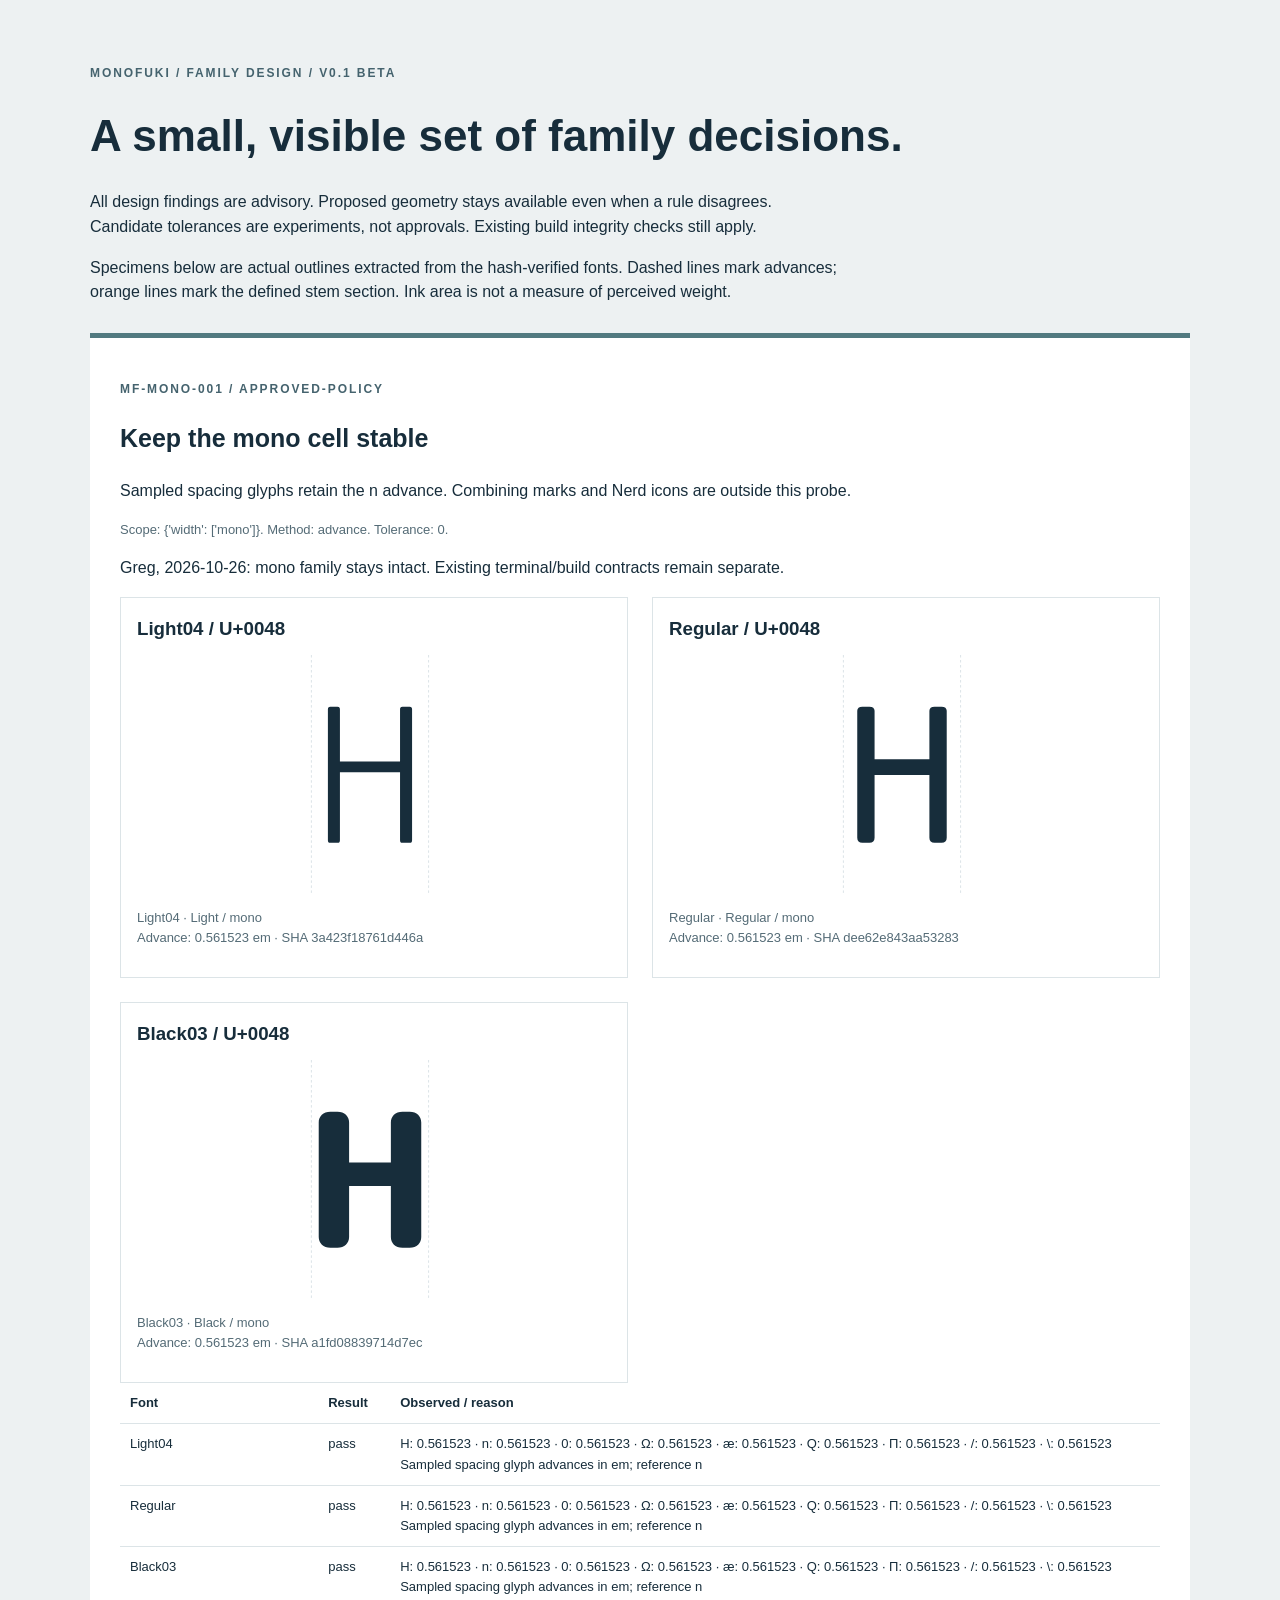
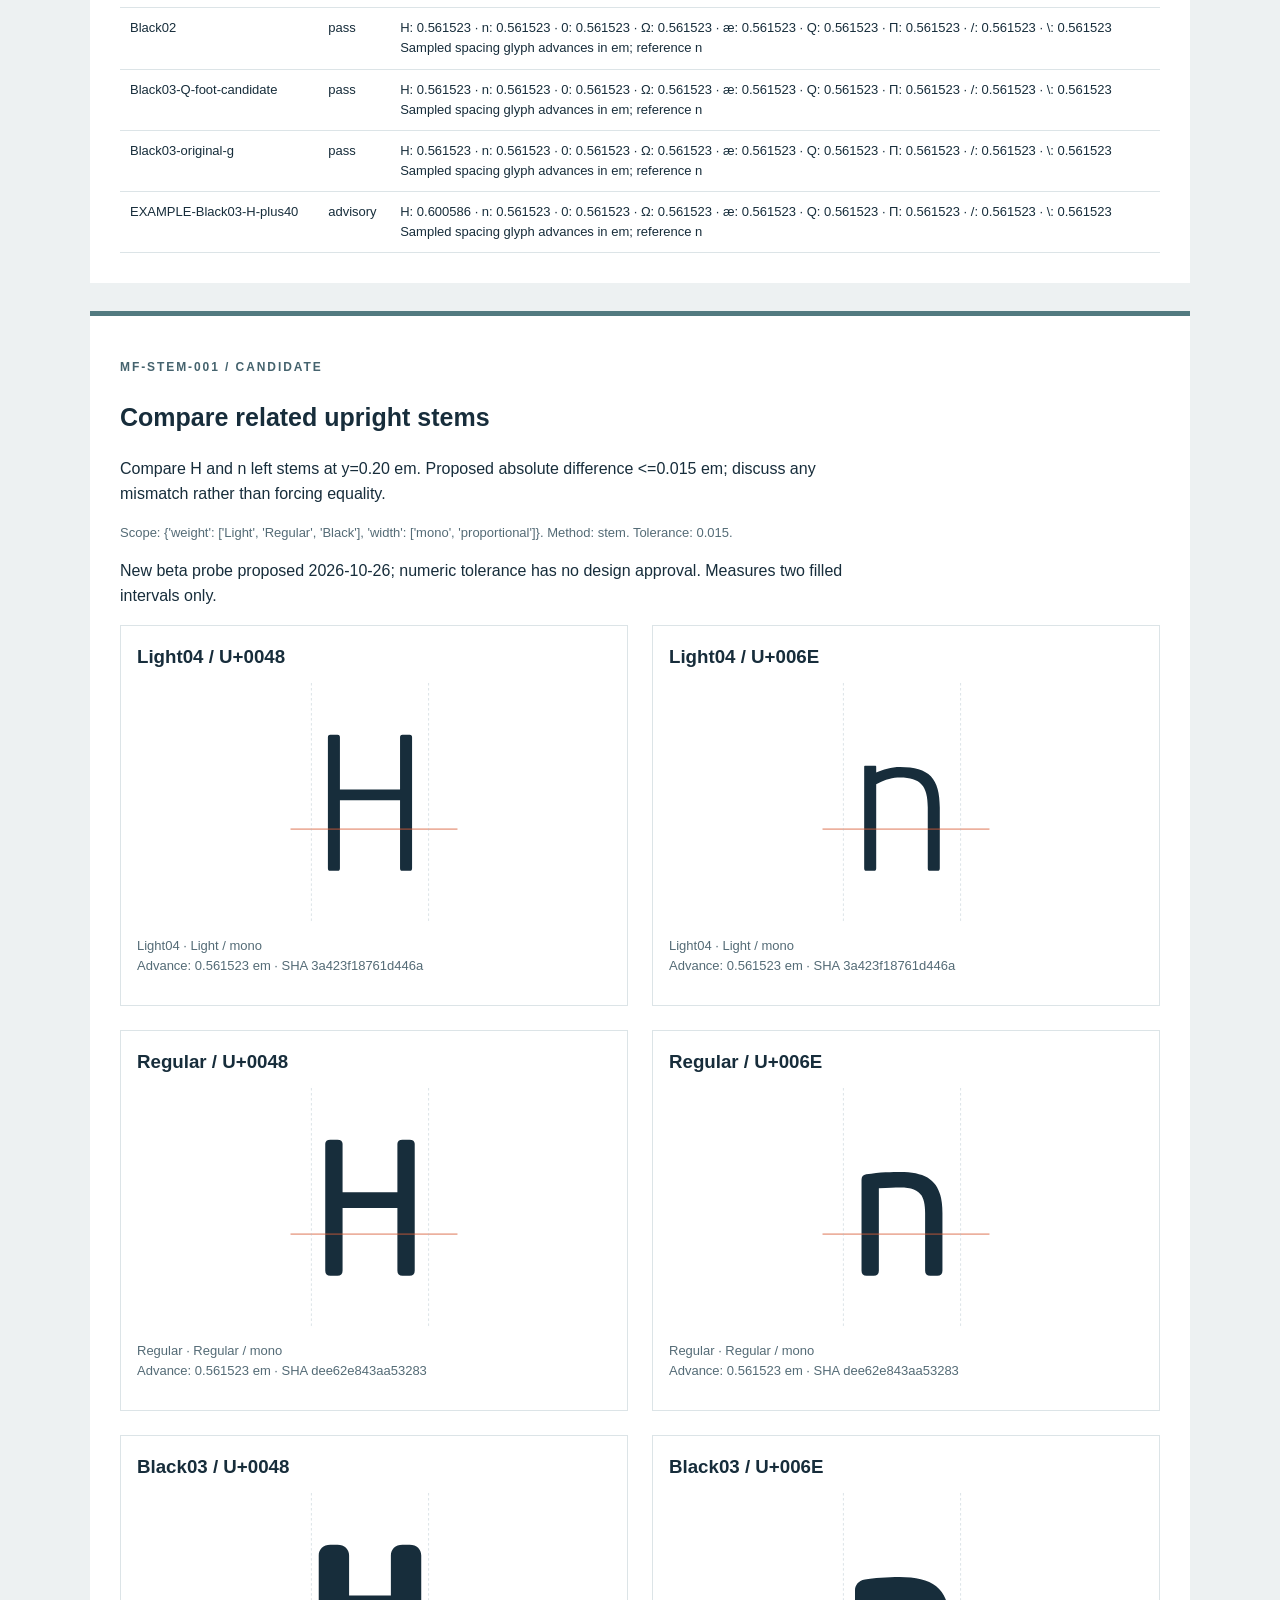
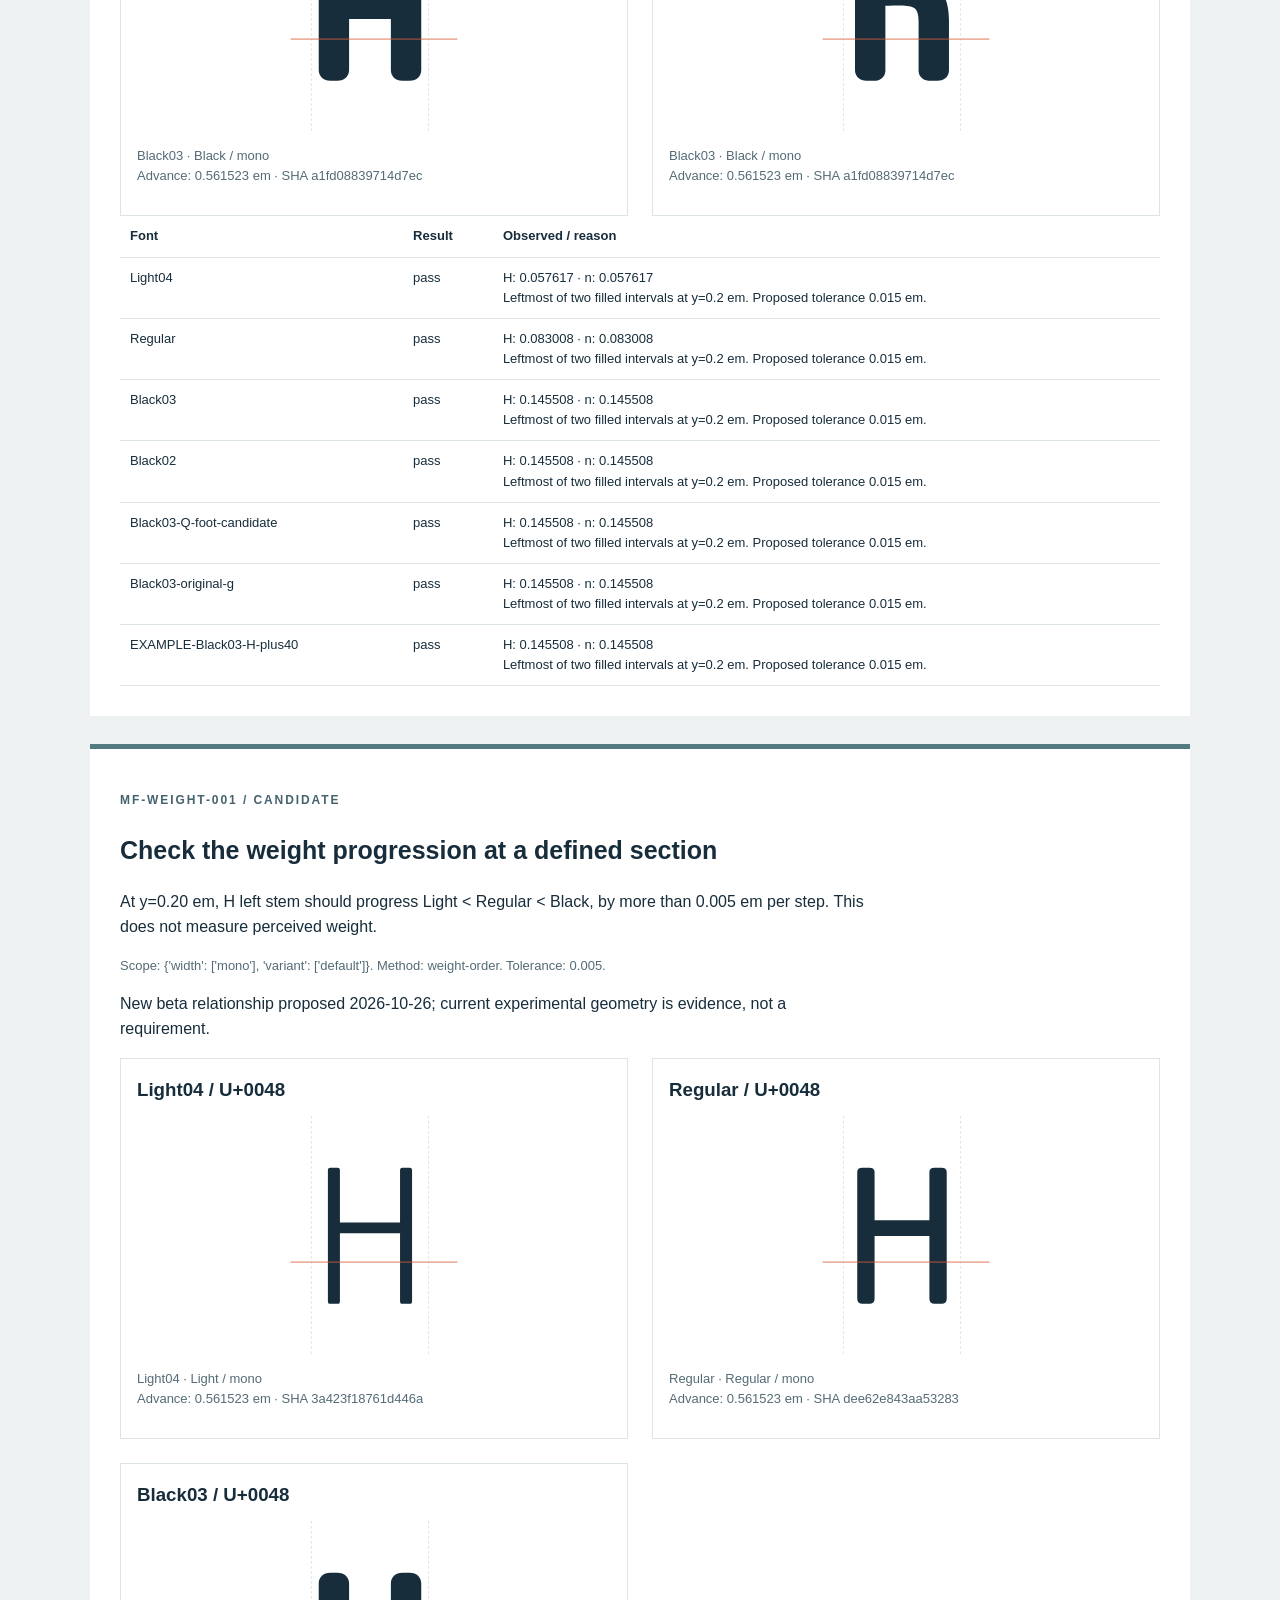
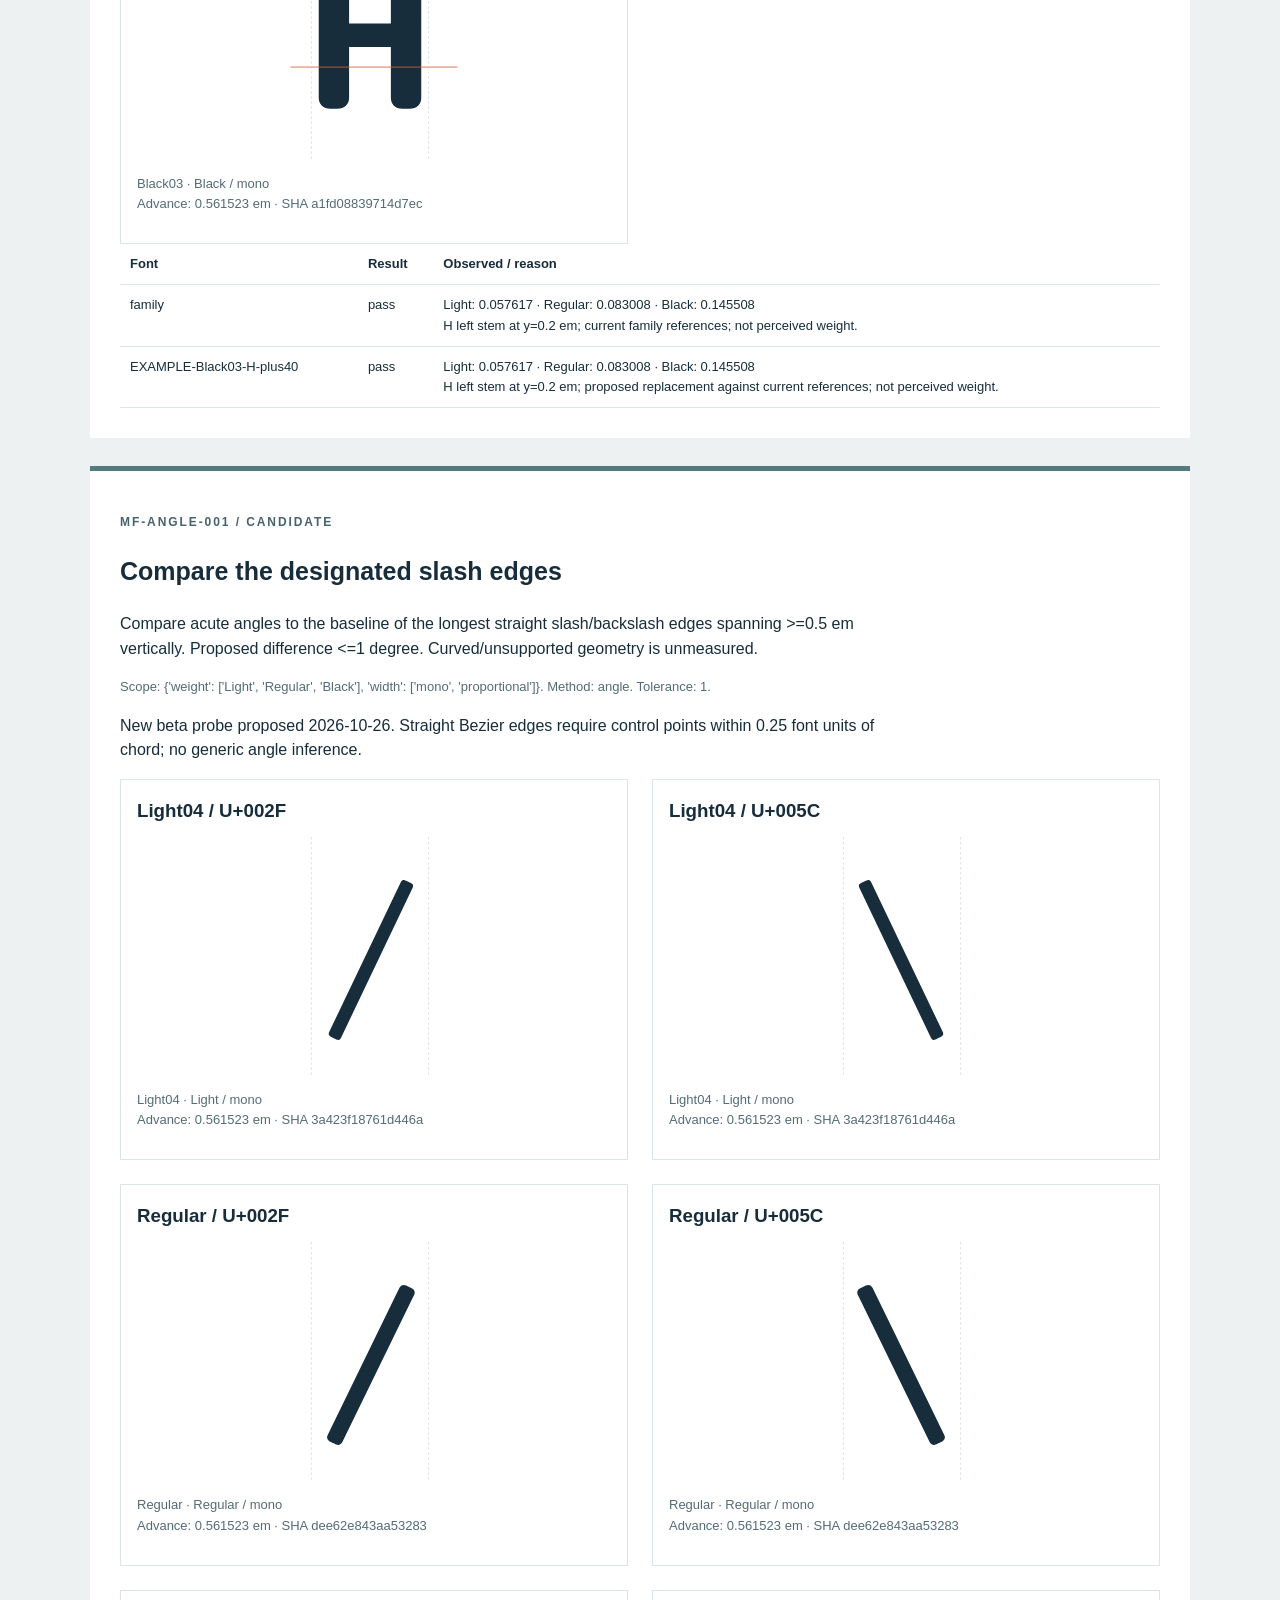
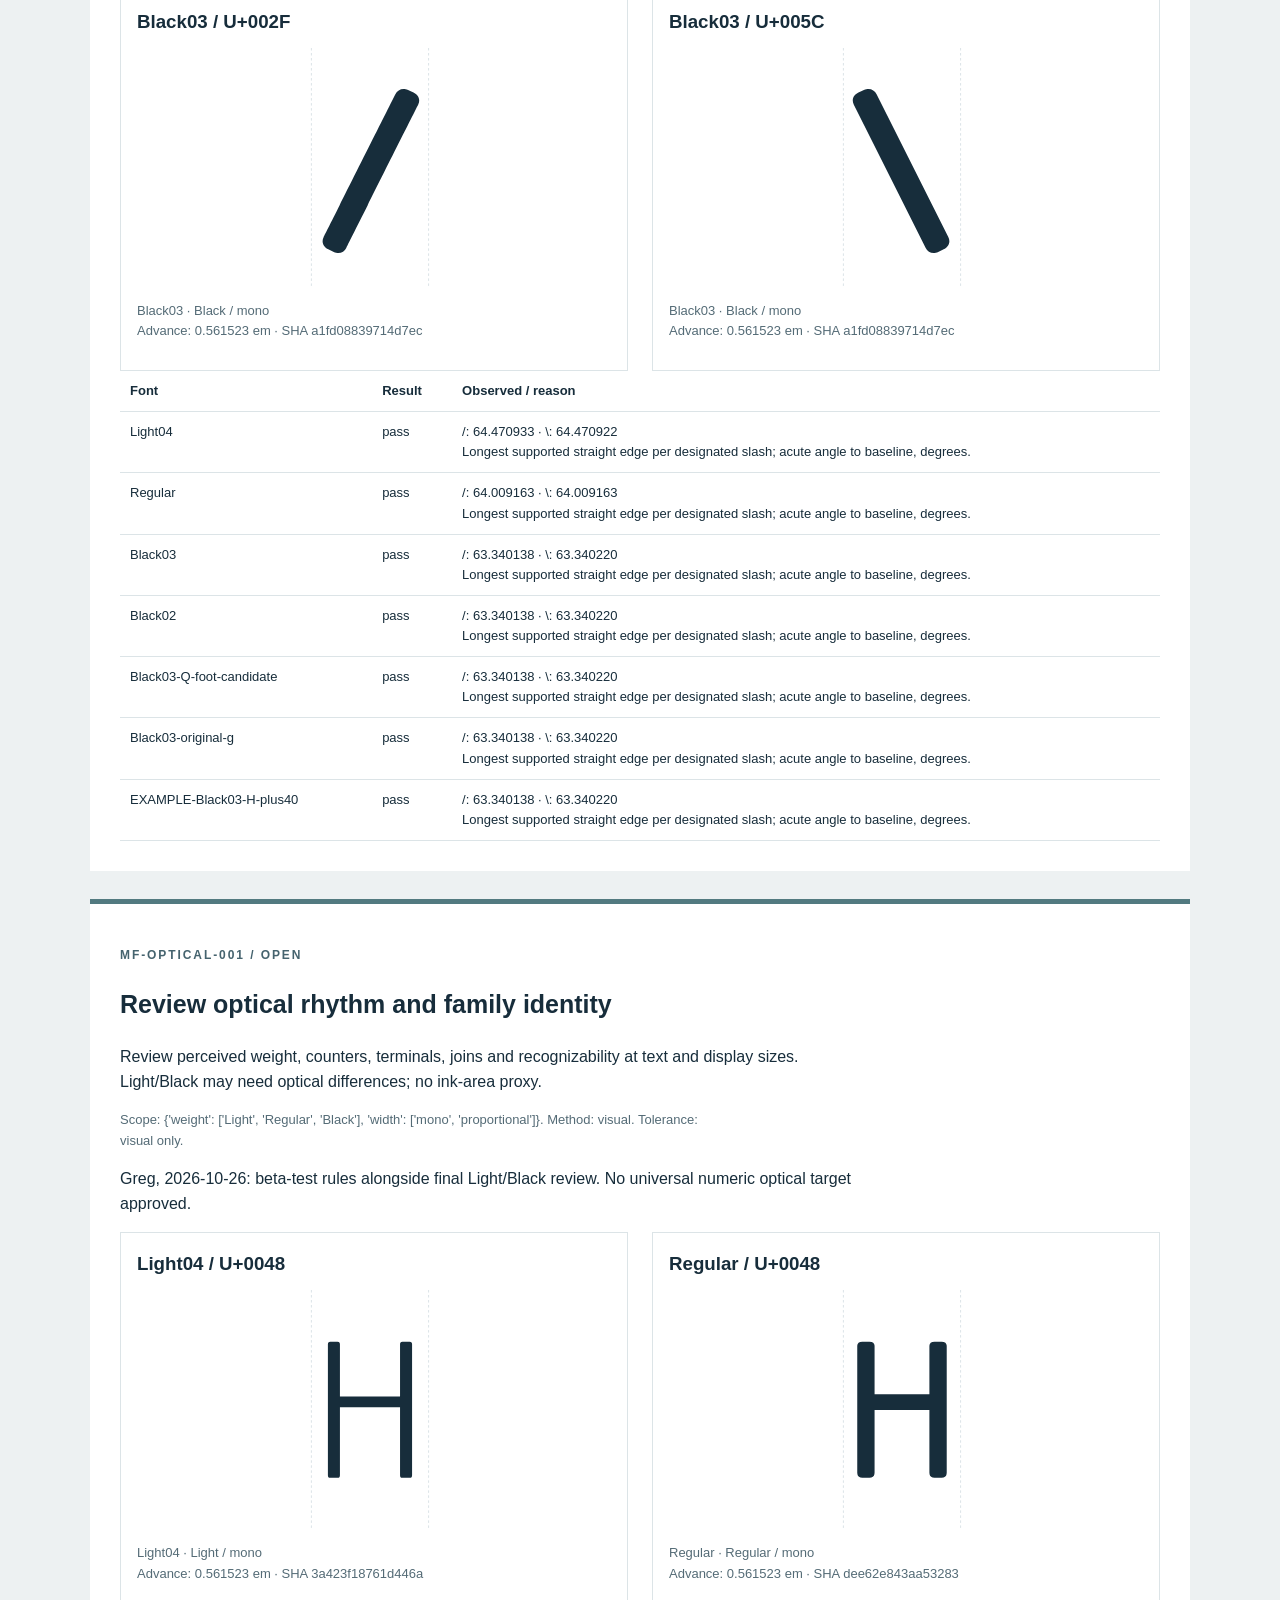
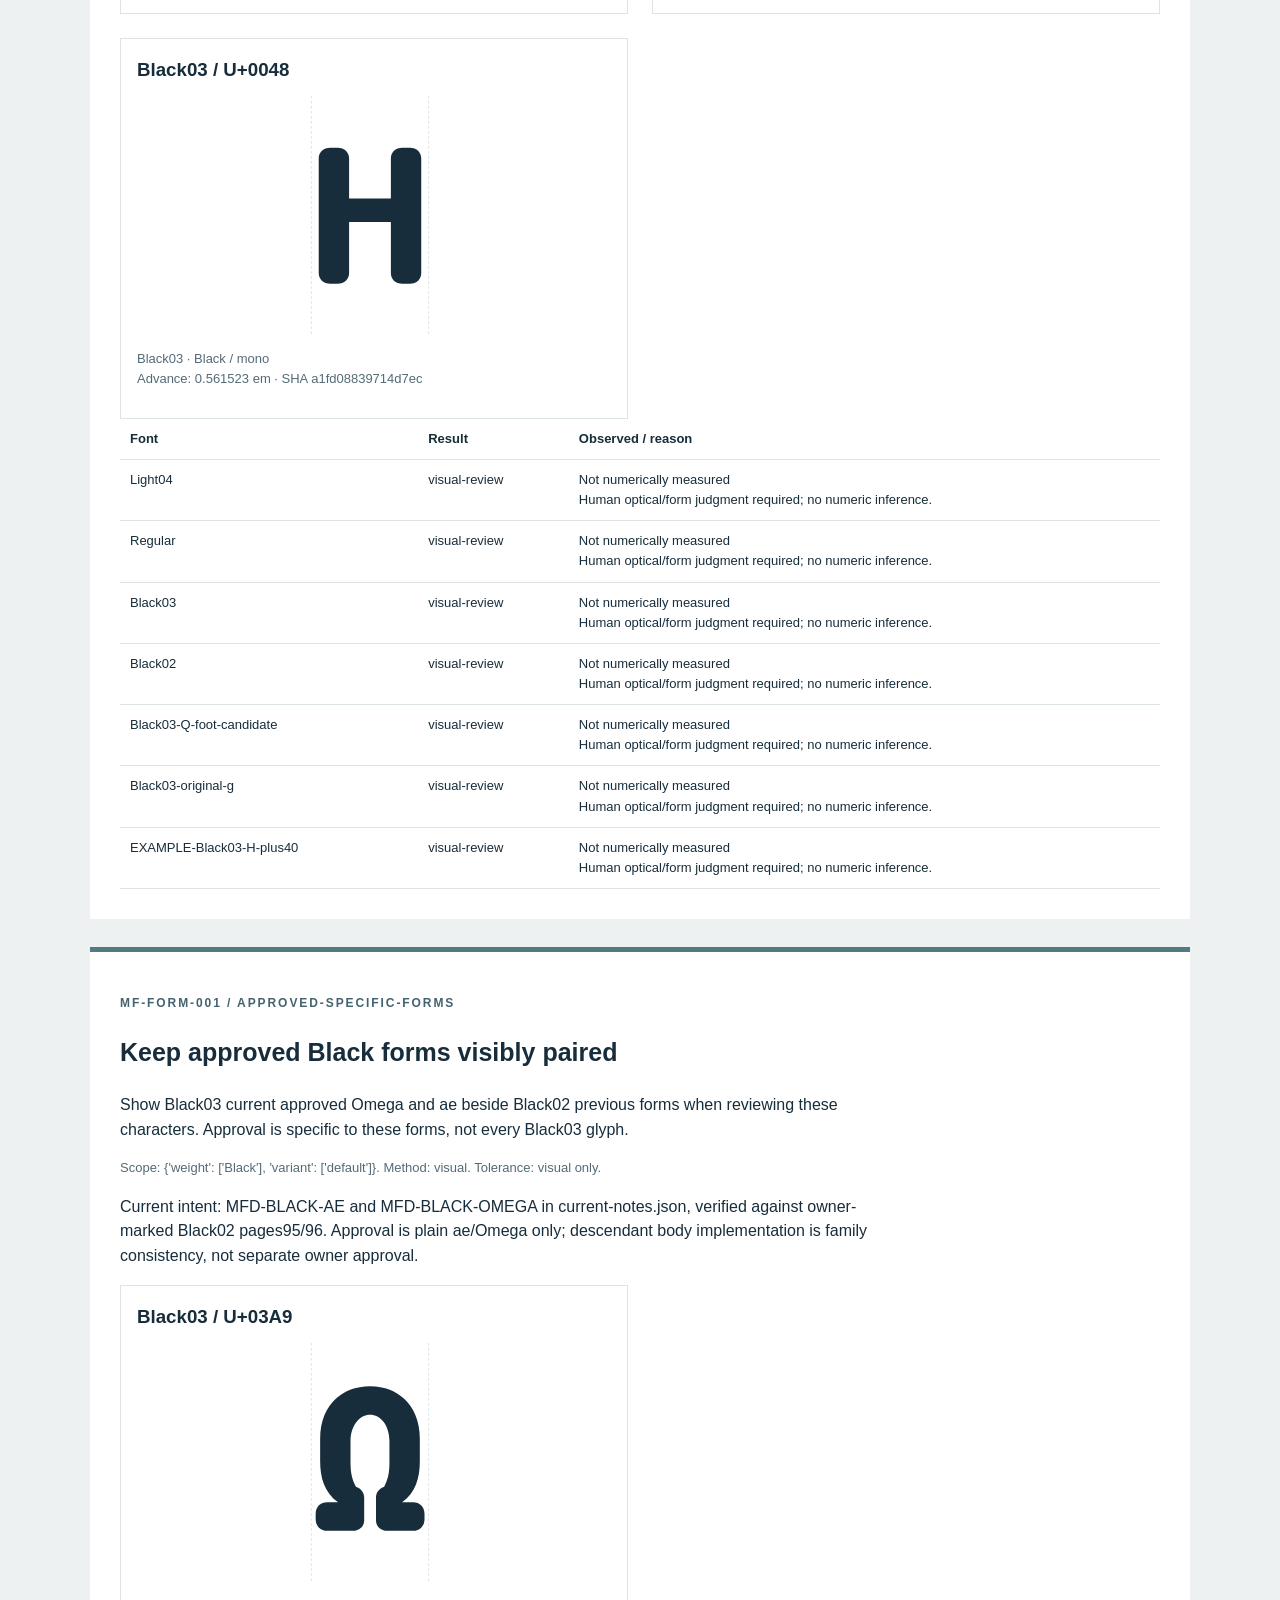
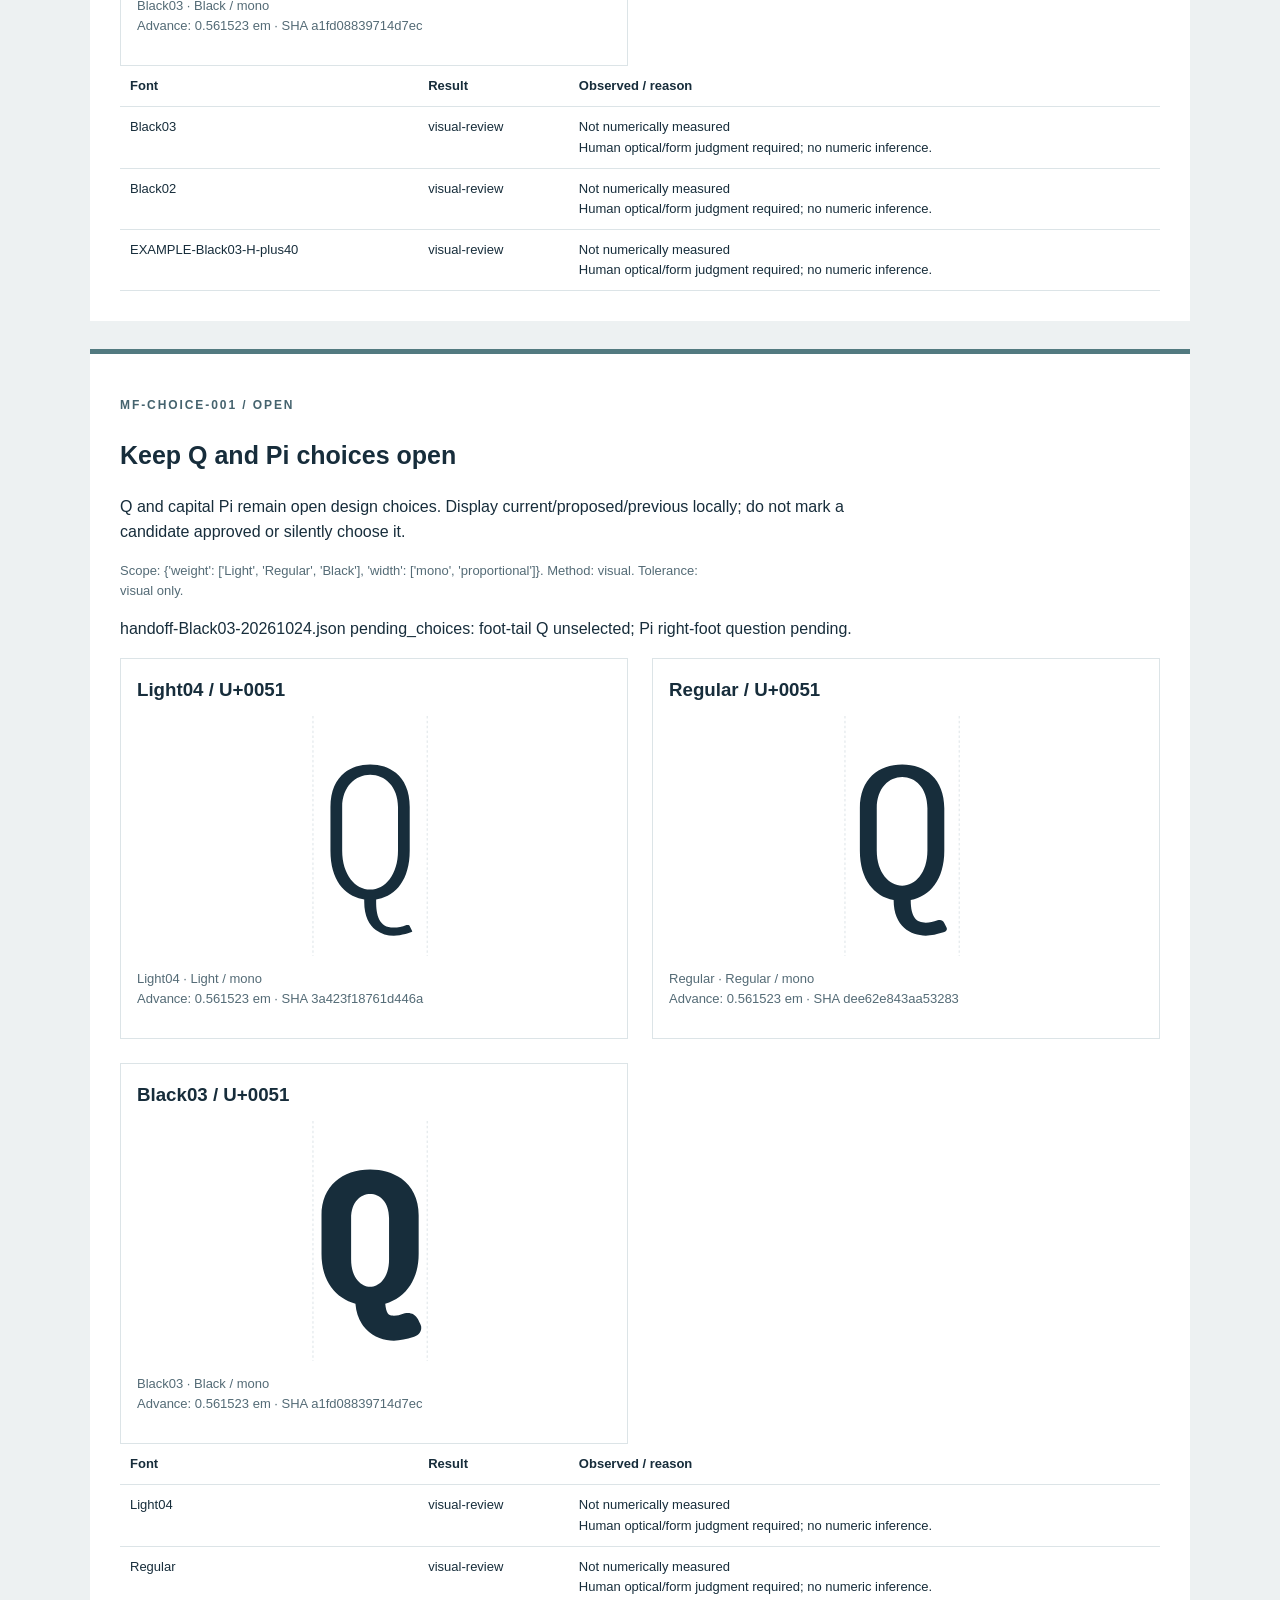
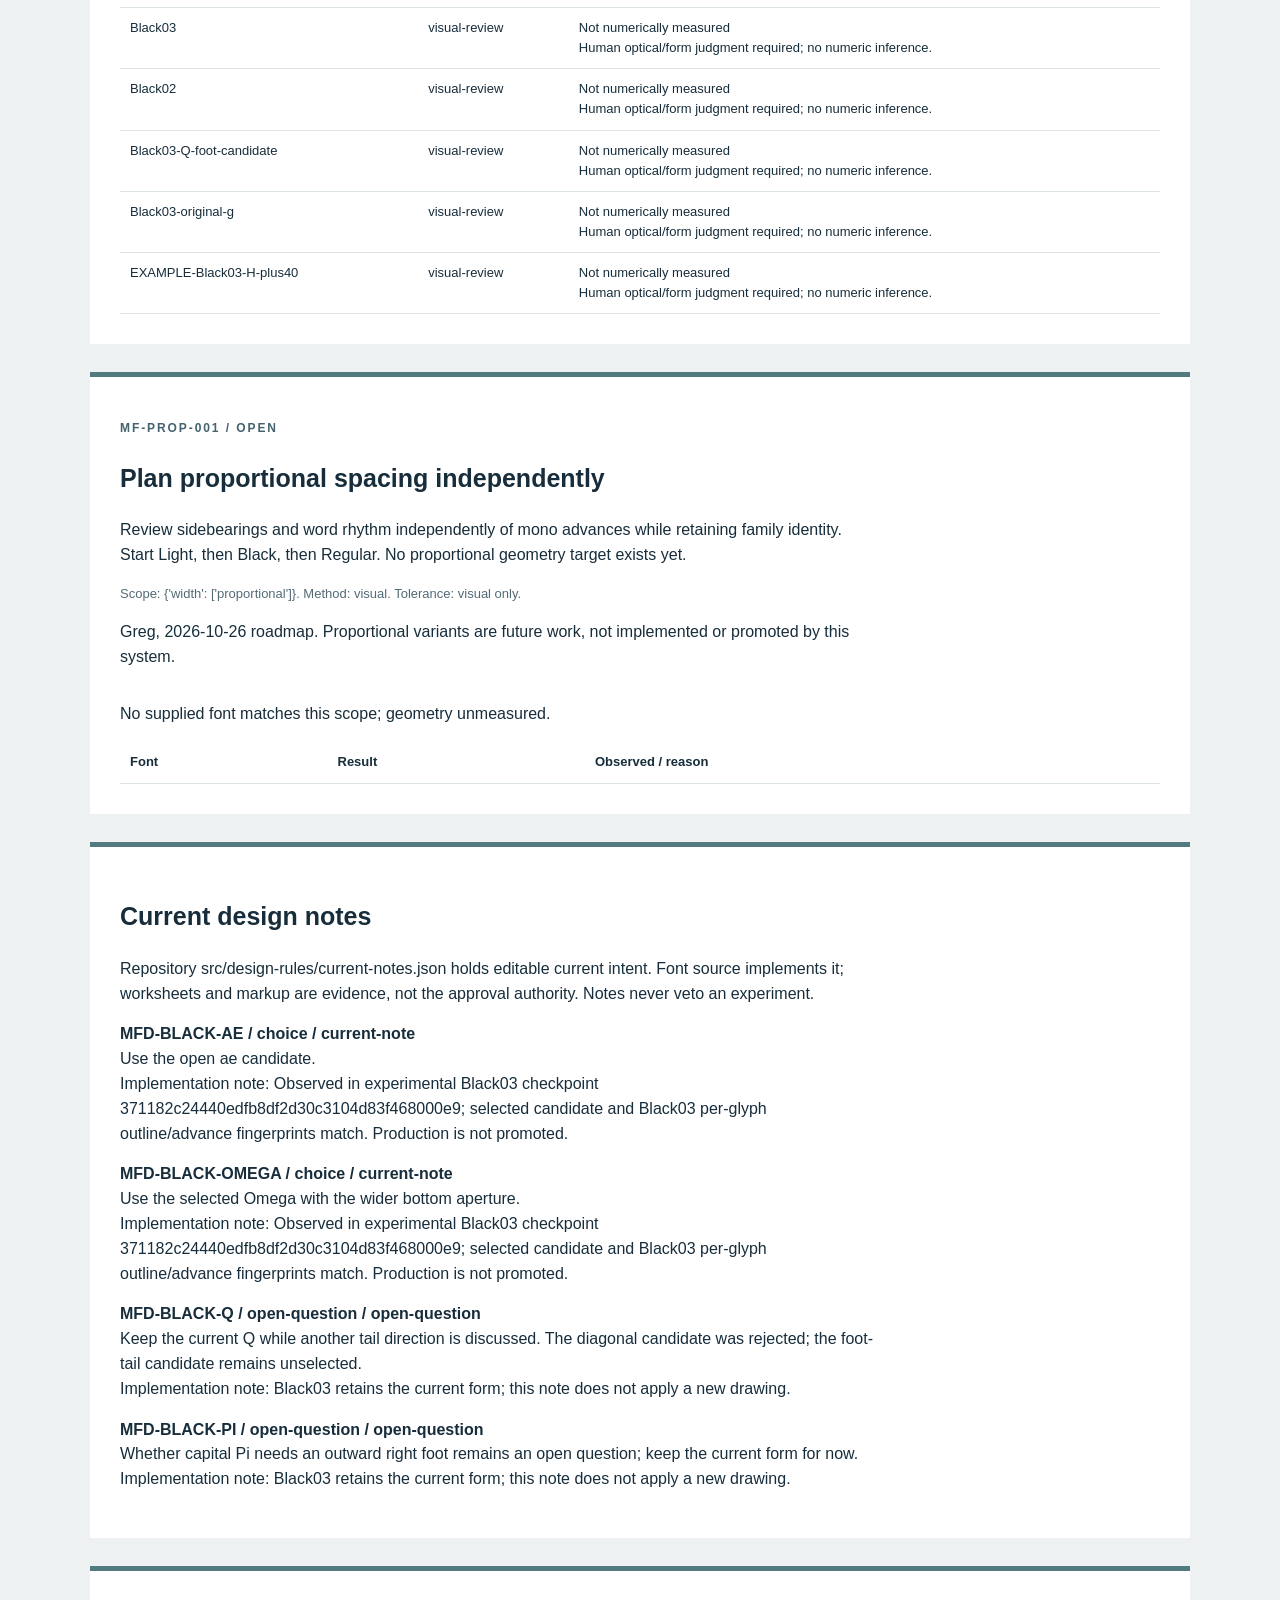
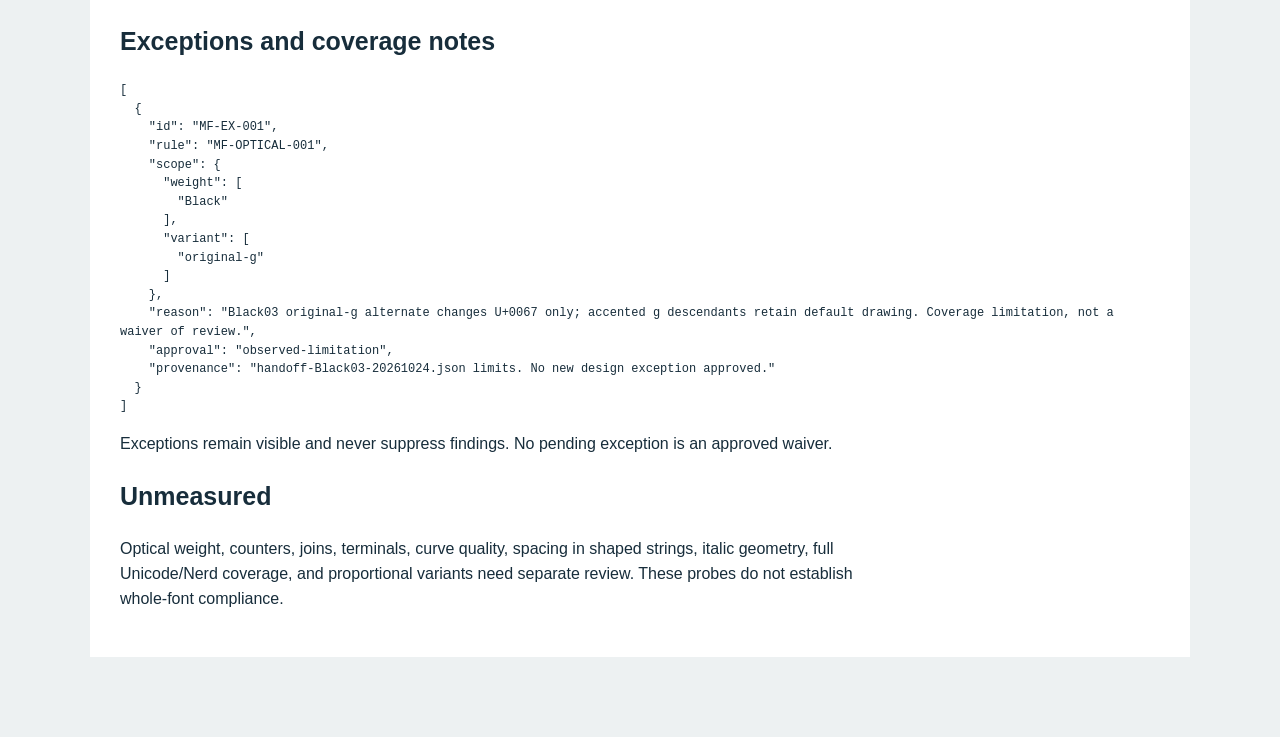
<file: docs/family-design/example/guide.html>
<!doctype html><html lang="en"><meta charset="utf-8"><meta name="viewport" content="width=device-width"><title>Monofuki family design v0.1</title><style>body{margin:0;background:#edf1f2;color:#172d3b;font:16px/1.55 -apple-system,BlinkMacSystemFont,Arial,sans-serif}main{max-width:1100px;margin:auto;padding:52px 38px}h1{font-size:44px;line-height:1.1;max-width:900px}h2{font-size:25px}h3{margin:0 0 12px}p{max-width:85ch}.eyebrow{letter-spacing:.16em;font-size:12px;font-weight:700;text-transform:uppercase;color:#45636e}.card,.sheet{background:white;border-top:5px solid #527a80;margin:28px 0;padding:30px}.advisory{border-color:#cc633f}.badge{display:inline-block;background:#e8eef0;padding:3px 9px;font-size:12px;margin:3px}.pair{display:grid;grid-template-columns:repeat(2,minmax(0,1fr));gap:24px}.specimen{border:1px solid #dce4e7;padding:16px}.specimen svg{display:block;width:100%;height:240px}.muted{color:#546b76;font-size:13px}.issue{border-left:4px solid #cc633f;padding:10px 18px;margin:20px 0;background:#fff6ef}pre{white-space:pre-wrap;overflow-wrap:anywhere;font-size:12px}table{border-collapse:collapse;width:100%;font-size:13px}td,th{text-align:left;border-bottom:1px solid #dce4e7;padding:10px;vertical-align:top}.notes{height:160px;background:repeating-linear-gradient(white,white 31px,#dce4e7 32px)}@media print{body{background:white}main{padding:0}.sheet{break-before:page;break-inside:avoid}.card{break-inside:avoid}h1{font-size:32px}.specimen svg{height:190px}.notes{height:100px}}</style><main><p class="eyebrow">Monofuki / family design / v0.1 beta</p><h1>A small, visible set of family decisions.</h1><p>All design findings are advisory. Proposed geometry stays available even when a rule disagrees. Candidate tolerances are experiments, not approvals. Existing build integrity checks still apply.</p><p>Specimens below are actual outlines extracted from the hash-verified fonts. Dashed lines mark advances; orange lines mark the defined stem section. Ink area is not a measure of perceived weight.</p><section class="card"><p class="eyebrow">MF-MONO-001 / approved-policy</p><h2>Keep the mono cell stable</h2><p>Sampled spacing glyphs retain the n advance. Combining marks and Nerd icons are outside this probe.</p><p class="muted">Scope: {&#x27;width&#x27;: [&#x27;mono&#x27;]}. Method: advance. Tolerance: 0.</p><p>Greg, 2026-10-26: mono family stays intact. Existing terminal/build contracts remain separate.</p><div class="pair"><div class="specimen"><h3>Light04 / U+0048</h3><svg viewBox="-0.1 -0.9 0.7999999999999999 1.15" role="img" aria-label="U+0048 actual font outline"><path d="M494 655.537109375C494 663.7802734375 491.5419921875 668.0 482.0 668.0H447.0C437.4580078125 668.0 435.0 663.7802734375 435.0 655.537109375V398.8134765625H140.0V655.537109375C140.0 663.7802734375 137.5419921875 668.0 128.0 668.0H93.0C83.4580078125 668.0 81.0 663.7802734375 81.0 655.537109375V12.462890625C81.0 4.2197265625 83.4580078125 0.0 93.0 0.0H128.0C137.5419921875 0.0 140.0 4.2197265625 140.0 12.462890625V345.845703125H435.0V12.462890625C435.0 4.2197265625 437.4580078125 0.0 447.0 0.0H482.0C491.5419921875 0.0 494.0 4.2197265625 494.0 12.462890625Z" transform="scale(0.0009765625,-0.0009765625)" fill="#172d3b" fill-rule="nonzero"/><path d="M 0 -0.9 V 0.25 M 0.5615234375 -0.9 V 0.25" stroke="#a8bbc4" stroke-width="0.002" stroke-dasharray="0.012 0.012"/></svg><p class="muted">Light04 · Light / mono<br>Advance: 0.561523 em · SHA 3a423f18761d446a</p></div><div class="specimen"><h3>Regular / U+0048</h3><svg viewBox="-0.1 -0.9 0.7999999999999999 1.15" role="img" aria-label="U+0048 actual font outline"><path d="M447 668C431 668 422 660.6000061035156 422 647.4444580078125V410.00001525878906H153V647.4444580078125C153 660.6000061035156 144 668.0 128 668.0H93C77 668.0 68 660.6000061035156 68 647.4444580078125V25.000015258789062C68 9.000015258789062 77 1.52587890625e-05 93 1.52587890625e-05H128C144 1.52587890625e-05 153 9.000015258789062 153 25.000015258789062V333.00001525878906H422V25.000015258789062C422 9.000015258789062 431 1.52587890625e-05 447 1.52587890625e-05H482C498 1.52587890625e-05 507 9.000015258789062 507 25.000015258789062V647.4444580078125C507 660.6000061035156 498 668.0 482 668.0Z" transform="scale(0.0009765625,-0.0009765625)" fill="#172d3b" fill-rule="nonzero"/><path d="M 0 -0.9 V 0.25 M 0.5615234375 -0.9 V 0.25" stroke="#a8bbc4" stroke-width="0.002" stroke-dasharray="0.012 0.012"/></svg><p class="muted">Regular · Regular / mono<br>Advance: 0.561523 em · SHA dee62e843aa53283</p></div><div class="specimen"><h3>Black03 / U+0048</h3><svg viewBox="-0.1 -0.9 0.7999999999999999 1.15" role="img" aria-label="U+0048 actual font outline"><path d="M390 615.3115234375V418.3173828125H185V615.3115234375C185 644.876953125 162.7607421875 668.0 128.0 668.0H93.0C58.2392578125 668.0 36.0 644.876953125 36.0 615.3115234375V52.6884765625C36.0 23.123046875 58.2392578125 0.0 93.0 0.0H128.0C162.7607421875 0.0 185.0 23.123046875 185.0 52.6884765625V303.8974609375H390.0V52.6884765625C390.0 23.0791015625 411.2802734375 0.0 447.0 0.0H482.0C517.7216796875 0.0 539.0 23.0810546875 539.0 52.6884765625V615.3115234375C539.0 644.9208984375 517.7197265625 668.0 482.0 668.0H447.0C411.2783203125 668.0 390.0 644.9189453125 390.0 615.3115234375Z" transform="scale(0.0009765625,-0.0009765625)" fill="#172d3b" fill-rule="nonzero"/><path d="M 0 -0.9 V 0.25 M 0.5615234375 -0.9 V 0.25" stroke="#a8bbc4" stroke-width="0.002" stroke-dasharray="0.012 0.012"/></svg><p class="muted">Black03 · Black / mono<br>Advance: 0.561523 em · SHA a1fd08839714d7ec</p></div></div><table><tr><th>Font</th><th>Result</th><th>Observed / reason</th></tr><tr><td>Light04</td><td>pass</td><td>H: 0.561523 · n: 0.561523 · 0: 0.561523 · Ω: 0.561523 · æ: 0.561523 · Q: 0.561523 · Π: 0.561523 · /: 0.561523 · \: 0.561523<br>Sampled spacing glyph advances in em; reference n</td></tr><tr><td>Regular</td><td>pass</td><td>H: 0.561523 · n: 0.561523 · 0: 0.561523 · Ω: 0.561523 · æ: 0.561523 · Q: 0.561523 · Π: 0.561523 · /: 0.561523 · \: 0.561523<br>Sampled spacing glyph advances in em; reference n</td></tr><tr><td>Black03</td><td>pass</td><td>H: 0.561523 · n: 0.561523 · 0: 0.561523 · Ω: 0.561523 · æ: 0.561523 · Q: 0.561523 · Π: 0.561523 · /: 0.561523 · \: 0.561523<br>Sampled spacing glyph advances in em; reference n</td></tr><tr><td>Black02</td><td>pass</td><td>H: 0.561523 · n: 0.561523 · 0: 0.561523 · Ω: 0.561523 · æ: 0.561523 · Q: 0.561523 · Π: 0.561523 · /: 0.561523 · \: 0.561523<br>Sampled spacing glyph advances in em; reference n</td></tr><tr><td>Black03-Q-foot-candidate</td><td>pass</td><td>H: 0.561523 · n: 0.561523 · 0: 0.561523 · Ω: 0.561523 · æ: 0.561523 · Q: 0.561523 · Π: 0.561523 · /: 0.561523 · \: 0.561523<br>Sampled spacing glyph advances in em; reference n</td></tr><tr><td>Black03-original-g</td><td>pass</td><td>H: 0.561523 · n: 0.561523 · 0: 0.561523 · Ω: 0.561523 · æ: 0.561523 · Q: 0.561523 · Π: 0.561523 · /: 0.561523 · \: 0.561523<br>Sampled spacing glyph advances in em; reference n</td></tr><tr><td>EXAMPLE-Black03-H-plus40</td><td>advisory</td><td>H: 0.600586 · n: 0.561523 · 0: 0.561523 · Ω: 0.561523 · æ: 0.561523 · Q: 0.561523 · Π: 0.561523 · /: 0.561523 · \: 0.561523<br>Sampled spacing glyph advances in em; reference n</td></tr></table></section><section class="card"><p class="eyebrow">MF-STEM-001 / candidate</p><h2>Compare related upright stems</h2><p>Compare H and n left stems at y=0.20 em. Proposed absolute difference &lt;=0.015 em; discuss any mismatch rather than forcing equality.</p><p class="muted">Scope: {&#x27;weight&#x27;: [&#x27;Light&#x27;, &#x27;Regular&#x27;, &#x27;Black&#x27;], &#x27;width&#x27;: [&#x27;mono&#x27;, &#x27;proportional&#x27;]}. Method: stem. Tolerance: 0.015.</p><p>New beta probe proposed 2026-10-26; numeric tolerance has no design approval. Measures two filled intervals only.</p><div class="pair"><div class="specimen"><h3>Light04 / U+0048</h3><svg viewBox="-0.1 -0.9 0.7999999999999999 1.15" role="img" aria-label="U+0048 actual font outline"><path d="M494 655.537109375C494 663.7802734375 491.5419921875 668.0 482.0 668.0H447.0C437.4580078125 668.0 435.0 663.7802734375 435.0 655.537109375V398.8134765625H140.0V655.537109375C140.0 663.7802734375 137.5419921875 668.0 128.0 668.0H93.0C83.4580078125 668.0 81.0 663.7802734375 81.0 655.537109375V12.462890625C81.0 4.2197265625 83.4580078125 0.0 93.0 0.0H128.0C137.5419921875 0.0 140.0 4.2197265625 140.0 12.462890625V345.845703125H435.0V12.462890625C435.0 4.2197265625 437.4580078125 0.0 447.0 0.0H482.0C491.5419921875 0.0 494.0 4.2197265625 494.0 12.462890625Z" transform="scale(0.0009765625,-0.0009765625)" fill="#172d3b" fill-rule="nonzero"/><path d="M -0.1 -0.2 H 0.7" stroke="#d85d37" stroke-width="0.004"/><path d="M 0 -0.9 V 0.25 M 0.5615234375 -0.9 V 0.25" stroke="#a8bbc4" stroke-width="0.002" stroke-dasharray="0.012 0.012"/></svg><p class="muted">Light04 · Light / mono<br>Advance: 0.561523 em · SHA 3a423f18761d446a</p></div><div class="specimen"><h3>Light04 / U+006E</h3><svg viewBox="-0.1 -0.9 0.7999999999999999 1.15" role="img" aria-label="U+006E actual font outline"><path d="M473 310.8466796875C473 454.025390625 421.4345703125 510.0 278.0 510.0C235.0 510.0 193.0 498.0 161.0 482.0V511.0C161.0 514.0 159.0 516.0 156.0 516.0H107.0C104.0 516.0 102.0 514.0 102.0 511.0V12.64453125C102.0 4.28125 104.4580078125 0.0 114.0 0.0H149.0C158.5419921875 0.0 161.0 4.28125 161.0 12.64453125V425.0C209.0 449.0 243.0 457.314453125 278.0 457.314453125C378.5146484375 457.314453125 414.0 415.5185546875 414.0 310.8466796875V12.64453125C414.0 4.28125 416.4580078125 0.0 426.0 0.0H461.0C470.5419921875 0.0 473.0 4.28125 473.0 12.64453125Z" transform="scale(0.0009765625,-0.0009765625)" fill="#172d3b" fill-rule="nonzero"/><path d="M -0.1 -0.2 H 0.7" stroke="#d85d37" stroke-width="0.004"/><path d="M 0 -0.9 V 0.25 M 0.5615234375 -0.9 V 0.25" stroke="#a8bbc4" stroke-width="0.002" stroke-dasharray="0.012 0.012"/></svg><p class="muted">Light04 · Light / mono<br>Advance: 0.561523 em · SHA 3a423f18761d446a</p></div><div class="specimen"><h3>Regular / U+0048</h3><svg viewBox="-0.1 -0.9 0.7999999999999999 1.15" role="img" aria-label="U+0048 actual font outline"><path d="M447 668C431 668 422 660.6000061035156 422 647.4444580078125V410.00001525878906H153V647.4444580078125C153 660.6000061035156 144 668.0 128 668.0H93C77 668.0 68 660.6000061035156 68 647.4444580078125V25.000015258789062C68 9.000015258789062 77 1.52587890625e-05 93 1.52587890625e-05H128C144 1.52587890625e-05 153 9.000015258789062 153 25.000015258789062V333.00001525878906H422V25.000015258789062C422 9.000015258789062 431 1.52587890625e-05 447 1.52587890625e-05H482C498 1.52587890625e-05 507 9.000015258789062 507 25.000015258789062V647.4444580078125C507 660.6000061035156 498 668.0 482 668.0Z" transform="scale(0.0009765625,-0.0009765625)" fill="#172d3b" fill-rule="nonzero"/><path d="M -0.1 -0.2 H 0.7" stroke="#d85d37" stroke-width="0.004"/><path d="M 0 -0.9 V 0.25 M 0.5615234375 -0.9 V 0.25" stroke="#a8bbc4" stroke-width="0.002" stroke-dasharray="0.012 0.012"/></svg><p class="muted">Regular · Regular / mono<br>Advance: 0.561523 em · SHA dee62e843aa53283</p></div><div class="specimen"><h3>Regular / U+006E</h3><svg viewBox="-0.1 -0.9 0.7999999999999999 1.15" role="img" aria-label="U+006E actual font outline"><path d="M89 25C89 9 98 0 114 0H149C165 0 174 9 174 25V430C219 433 254 434 278 434C369 434 401 402 401 308V25C401 9 410 0 426 0H461C477 0 486 9 486 25V308C486 454 426 510 278 510C245 510 176 510 112 498C96 495 89 486 89 471Z" transform="scale(0.0009765625,-0.0009765625)" fill="#172d3b" fill-rule="nonzero"/><path d="M -0.1 -0.2 H 0.7" stroke="#d85d37" stroke-width="0.004"/><path d="M 0 -0.9 V 0.25 M 0.5615234375 -0.9 V 0.25" stroke="#a8bbc4" stroke-width="0.002" stroke-dasharray="0.012 0.012"/></svg><p class="muted">Regular · Regular / mono<br>Advance: 0.561523 em · SHA dee62e843aa53283</p></div><div class="specimen"><h3>Black03 / U+0048</h3><svg viewBox="-0.1 -0.9 0.7999999999999999 1.15" role="img" aria-label="U+0048 actual font outline"><path d="M390 615.3115234375V418.3173828125H185V615.3115234375C185 644.876953125 162.7607421875 668.0 128.0 668.0H93.0C58.2392578125 668.0 36.0 644.876953125 36.0 615.3115234375V52.6884765625C36.0 23.123046875 58.2392578125 0.0 93.0 0.0H128.0C162.7607421875 0.0 185.0 23.123046875 185.0 52.6884765625V303.8974609375H390.0V52.6884765625C390.0 23.0791015625 411.2802734375 0.0 447.0 0.0H482.0C517.7216796875 0.0 539.0 23.0810546875 539.0 52.6884765625V615.3115234375C539.0 644.9208984375 517.7197265625 668.0 482.0 668.0H447.0C411.2783203125 668.0 390.0 644.9189453125 390.0 615.3115234375Z" transform="scale(0.0009765625,-0.0009765625)" fill="#172d3b" fill-rule="nonzero"/><path d="M -0.1 -0.2 H 0.7" stroke="#d85d37" stroke-width="0.004"/><path d="M 0 -0.9 V 0.25 M 0.5615234375 -0.9 V 0.25" stroke="#a8bbc4" stroke-width="0.002" stroke-dasharray="0.012 0.012"/></svg><p class="muted">Black03 · Black / mono<br>Advance: 0.561523 em · SHA a1fd08839714d7ec</p></div><div class="specimen"><h3>Black03 / U+006E</h3><svg viewBox="-0.1 -0.9 0.7999999999999999 1.15" role="img" aria-label="U+006E actual font outline"><path d="M149 0C182.9013671875 0 206.0 22.0830078125 206.0 50.0478515625V368.3154296875C232.8154296875 369.439453125 257.708984375 370.0 278.0 370.0C314.62890625 370.0 335.953125 364.9013671875 347.326171875 357.2734375C360.56640625 348.3935546875 369.0 330.783203125 369.0 290.458984375V49.154296875C369.0 34.197265625 375.2939453125 19.4990234375 389.0283203125 10.138671875C399.7099609375 2.8583984375 412.7158203125 0.0 426.0 0.0H461.0C496.7216796875 0.0 518.0 22.583984375 518.0 51.552734375V301.94921875C518.0 458.5361328125 432.3798828125 510.0 276.0 510.0C216.6357421875 510.0 146.4814453125 505.09375 105.9951171875 497.6357421875C71.638671875 491.8212890625 57.0 467.4619140625 57.0 444.681640625V51.451171875C57.0 22.580078125 79.2392578125 0.0 114.0 0.0Z" transform="scale(0.0009765625,-0.0009765625)" fill="#172d3b" fill-rule="nonzero"/><path d="M -0.1 -0.2 H 0.7" stroke="#d85d37" stroke-width="0.004"/><path d="M 0 -0.9 V 0.25 M 0.5615234375 -0.9 V 0.25" stroke="#a8bbc4" stroke-width="0.002" stroke-dasharray="0.012 0.012"/></svg><p class="muted">Black03 · Black / mono<br>Advance: 0.561523 em · SHA a1fd08839714d7ec</p></div></div><table><tr><th>Font</th><th>Result</th><th>Observed / reason</th></tr><tr><td>Light04</td><td>pass</td><td>H: 0.057617 · n: 0.057617<br>Leftmost of two filled intervals at y=0.2 em. Proposed tolerance 0.015 em.</td></tr><tr><td>Regular</td><td>pass</td><td>H: 0.083008 · n: 0.083008<br>Leftmost of two filled intervals at y=0.2 em. Proposed tolerance 0.015 em.</td></tr><tr><td>Black03</td><td>pass</td><td>H: 0.145508 · n: 0.145508<br>Leftmost of two filled intervals at y=0.2 em. Proposed tolerance 0.015 em.</td></tr><tr><td>Black02</td><td>pass</td><td>H: 0.145508 · n: 0.145508<br>Leftmost of two filled intervals at y=0.2 em. Proposed tolerance 0.015 em.</td></tr><tr><td>Black03-Q-foot-candidate</td><td>pass</td><td>H: 0.145508 · n: 0.145508<br>Leftmost of two filled intervals at y=0.2 em. Proposed tolerance 0.015 em.</td></tr><tr><td>Black03-original-g</td><td>pass</td><td>H: 0.145508 · n: 0.145508<br>Leftmost of two filled intervals at y=0.2 em. Proposed tolerance 0.015 em.</td></tr><tr><td>EXAMPLE-Black03-H-plus40</td><td>pass</td><td>H: 0.145508 · n: 0.145508<br>Leftmost of two filled intervals at y=0.2 em. Proposed tolerance 0.015 em.</td></tr></table></section><section class="card"><p class="eyebrow">MF-WEIGHT-001 / candidate</p><h2>Check the weight progression at a defined section</h2><p>At y=0.20 em, H left stem should progress Light &lt; Regular &lt; Black, by more than 0.005 em per step. This does not measure perceived weight.</p><p class="muted">Scope: {&#x27;width&#x27;: [&#x27;mono&#x27;], &#x27;variant&#x27;: [&#x27;default&#x27;]}. Method: weight-order. Tolerance: 0.005.</p><p>New beta relationship proposed 2026-10-26; current experimental geometry is evidence, not a requirement.</p><div class="pair"><div class="specimen"><h3>Light04 / U+0048</h3><svg viewBox="-0.1 -0.9 0.7999999999999999 1.15" role="img" aria-label="U+0048 actual font outline"><path d="M494 655.537109375C494 663.7802734375 491.5419921875 668.0 482.0 668.0H447.0C437.4580078125 668.0 435.0 663.7802734375 435.0 655.537109375V398.8134765625H140.0V655.537109375C140.0 663.7802734375 137.5419921875 668.0 128.0 668.0H93.0C83.4580078125 668.0 81.0 663.7802734375 81.0 655.537109375V12.462890625C81.0 4.2197265625 83.4580078125 0.0 93.0 0.0H128.0C137.5419921875 0.0 140.0 4.2197265625 140.0 12.462890625V345.845703125H435.0V12.462890625C435.0 4.2197265625 437.4580078125 0.0 447.0 0.0H482.0C491.5419921875 0.0 494.0 4.2197265625 494.0 12.462890625Z" transform="scale(0.0009765625,-0.0009765625)" fill="#172d3b" fill-rule="nonzero"/><path d="M -0.1 -0.2 H 0.7" stroke="#d85d37" stroke-width="0.004"/><path d="M 0 -0.9 V 0.25 M 0.5615234375 -0.9 V 0.25" stroke="#a8bbc4" stroke-width="0.002" stroke-dasharray="0.012 0.012"/></svg><p class="muted">Light04 · Light / mono<br>Advance: 0.561523 em · SHA 3a423f18761d446a</p></div><div class="specimen"><h3>Regular / U+0048</h3><svg viewBox="-0.1 -0.9 0.7999999999999999 1.15" role="img" aria-label="U+0048 actual font outline"><path d="M447 668C431 668 422 660.6000061035156 422 647.4444580078125V410.00001525878906H153V647.4444580078125C153 660.6000061035156 144 668.0 128 668.0H93C77 668.0 68 660.6000061035156 68 647.4444580078125V25.000015258789062C68 9.000015258789062 77 1.52587890625e-05 93 1.52587890625e-05H128C144 1.52587890625e-05 153 9.000015258789062 153 25.000015258789062V333.00001525878906H422V25.000015258789062C422 9.000015258789062 431 1.52587890625e-05 447 1.52587890625e-05H482C498 1.52587890625e-05 507 9.000015258789062 507 25.000015258789062V647.4444580078125C507 660.6000061035156 498 668.0 482 668.0Z" transform="scale(0.0009765625,-0.0009765625)" fill="#172d3b" fill-rule="nonzero"/><path d="M -0.1 -0.2 H 0.7" stroke="#d85d37" stroke-width="0.004"/><path d="M 0 -0.9 V 0.25 M 0.5615234375 -0.9 V 0.25" stroke="#a8bbc4" stroke-width="0.002" stroke-dasharray="0.012 0.012"/></svg><p class="muted">Regular · Regular / mono<br>Advance: 0.561523 em · SHA dee62e843aa53283</p></div><div class="specimen"><h3>Black03 / U+0048</h3><svg viewBox="-0.1 -0.9 0.7999999999999999 1.15" role="img" aria-label="U+0048 actual font outline"><path d="M390 615.3115234375V418.3173828125H185V615.3115234375C185 644.876953125 162.7607421875 668.0 128.0 668.0H93.0C58.2392578125 668.0 36.0 644.876953125 36.0 615.3115234375V52.6884765625C36.0 23.123046875 58.2392578125 0.0 93.0 0.0H128.0C162.7607421875 0.0 185.0 23.123046875 185.0 52.6884765625V303.8974609375H390.0V52.6884765625C390.0 23.0791015625 411.2802734375 0.0 447.0 0.0H482.0C517.7216796875 0.0 539.0 23.0810546875 539.0 52.6884765625V615.3115234375C539.0 644.9208984375 517.7197265625 668.0 482.0 668.0H447.0C411.2783203125 668.0 390.0 644.9189453125 390.0 615.3115234375Z" transform="scale(0.0009765625,-0.0009765625)" fill="#172d3b" fill-rule="nonzero"/><path d="M -0.1 -0.2 H 0.7" stroke="#d85d37" stroke-width="0.004"/><path d="M 0 -0.9 V 0.25 M 0.5615234375 -0.9 V 0.25" stroke="#a8bbc4" stroke-width="0.002" stroke-dasharray="0.012 0.012"/></svg><p class="muted">Black03 · Black / mono<br>Advance: 0.561523 em · SHA a1fd08839714d7ec</p></div></div><table><tr><th>Font</th><th>Result</th><th>Observed / reason</th></tr><tr><td>family</td><td>pass</td><td>Light: 0.057617 · Regular: 0.083008 · Black: 0.145508<br>H left stem at y=0.2 em; current family references; not perceived weight.</td></tr><tr><td>EXAMPLE-Black03-H-plus40</td><td>pass</td><td>Light: 0.057617 · Regular: 0.083008 · Black: 0.145508<br>H left stem at y=0.2 em; proposed replacement against current references; not perceived weight.</td></tr></table></section><section class="card"><p class="eyebrow">MF-ANGLE-001 / candidate</p><h2>Compare the designated slash edges</h2><p>Compare acute angles to the baseline of the longest straight slash/backslash edges spanning &gt;=0.5 em vertically. Proposed difference &lt;=1 degree. Curved/unsupported geometry is unmeasured.</p><p class="muted">Scope: {&#x27;weight&#x27;: [&#x27;Light&#x27;, &#x27;Regular&#x27;, &#x27;Black&#x27;], &#x27;width&#x27;: [&#x27;mono&#x27;, &#x27;proportional&#x27;]}. Method: angle. Tolerance: 1.</p><p>New beta probe proposed 2026-10-26. Straight Bezier edges require control points within 0.25 font units of chord; no generic angle inference.</p><div class="pair"><div class="specimen"><h3>Light04 / U+002F</h3><svg viewBox="-0.1 -0.9 0.7999999999999999 1.15" role="img" aria-label="U+002F actual font outline"><path d="M499 681.396484375C499 686.984375 496.6650390625 691.30859375 488.4814453125 695.498046875C456.94140625 711.0 456.94140625 711.0 452.0 711.0C447.7353515625 711.0 443.189453125 708.5234375 439.09765625 701.0986328125L87.1953125 -35.7177734375C85.6708984375 -38.830078125 85.0 -41.712890625 85.0 -44.396484375C85.0 -49.984375 87.3349609375 -54.30859375 95.5185546875 -58.498046875L122.2119140625 -71.6181640625C126.595703125 -73.388671875 131.4248046875 -73.8603515625 132.0 -74.0C136.2646484375 -74.0 140.810546875 -71.5234375 144.90234375 -64.0986328125L496.8046875 672.7177734375C498.3291015625 675.830078125 499.0 678.712890625 499.0 681.396484375Z" transform="scale(0.0009765625,-0.0009765625)" fill="#172d3b" fill-rule="nonzero"/><path d="M 0 -0.9 V 0.25 M 0.5615234375 -0.9 V 0.25" stroke="#a8bbc4" stroke-width="0.002" stroke-dasharray="0.012 0.012"/></svg><p class="muted">Light04 · Light / mono<br>Advance: 0.561523 em · SHA 3a423f18761d446a</p></div><div class="specimen"><h3>Light04 / U+005C</h3><svg viewBox="-0.1 -0.9 0.7999999999999999 1.15" role="img" aria-label="U+005C actual font outline"><path d="M76 681.396484375C76 678.712890625 76.6357421875 675.9033203125 78.16015625 672.791015625L430.09765625 -64.0986328125C434.189453125 -71.5234375 438.7353515625 -74.0 443.0 -74.0C447.94140625 -74.0 447.94140625 -74.0 479.4814453125 -58.498046875C487.6650390625 -54.30859375 490.0 -49.984375 490.0 -44.396484375C490.0 -41.712890625 489.3642578125 -38.9033203125 487.83984375 -35.791015625L135.90234375 701.0986328125C131.810546875 708.5234375 127.2646484375 711.0 123.0 711.0C118.05859375 711.0 118.05859375 711.0 86.5185546875 695.498046875C78.3349609375 691.30859375 76.0 686.984375 76.0 681.396484375Z" transform="scale(0.0009765625,-0.0009765625)" fill="#172d3b" fill-rule="nonzero"/><path d="M 0 -0.9 V 0.25 M 0.5615234375 -0.9 V 0.25" stroke="#a8bbc4" stroke-width="0.002" stroke-dasharray="0.012 0.012"/></svg><p class="muted">Light04 · Light / mono<br>Advance: 0.561523 em · SHA 3a423f18761d446a</p></div><div class="specimen"><h3>Regular / U+002F</h3><svg viewBox="-0.1 -0.9 0.7999999999999999 1.15" role="img" aria-label="U+002F actual font outline"><path d="M504 662C506 666 507 670 507 674C507 683 502 690 492 695L465 708C460 710 456 711 452 711C444 711 437 706 432 697L80 -25C78 -29 77 -33 77 -37C77 -46 82 -53 92 -58L119 -71C124 -73 128 -74 132 -74C140 -74 147 -69 152 -60Z" transform="scale(0.0009765625,-0.0009765625)" fill="#172d3b" fill-rule="nonzero"/><path d="M 0 -0.9 V 0.25 M 0.5615234375 -0.9 V 0.25" stroke="#a8bbc4" stroke-width="0.002" stroke-dasharray="0.012 0.012"/></svg><p class="muted">Regular · Regular / mono<br>Advance: 0.561523 em · SHA dee62e843aa53283</p></div><div class="specimen"><h3>Regular / U+005C</h3><svg viewBox="-0.1 -0.9 0.7999999999999999 1.15" role="img" aria-label="U+005C actual font outline"><path d="M71 662 423 -60C428 -69 435 -74 443 -74C447 -74 451 -73 456 -71L483 -58C493 -53 498 -46 498 -37C498 -33 497 -29 495 -25L143 697C138 706 131 711 123 711C119 711 115 710 110 708L83 695C73 690 68 683 68 674C68 670 69 666 71 662Z" transform="scale(0.0009765625,-0.0009765625)" fill="#172d3b" fill-rule="nonzero"/><path d="M 0 -0.9 V 0.25 M 0.5615234375 -0.9 V 0.25" stroke="#a8bbc4" stroke-width="0.002" stroke-dasharray="0.012 0.012"/></svg><p class="muted">Regular · Regular / mono<br>Advance: 0.561523 em · SHA dee62e843aa53283</p></div><div class="specimen"><h3>Black03 / U+002F</h3><svg viewBox="-0.1 -0.9 0.7999999999999999 1.15" role="img" aria-label="U+002F actual font outline"><path d="M529 663.7080078125C529 681.4853515625 517.4287109375 696.03515625 501.1123046875 703.3837890625L474.26953125 715.93359375C466.3828125 719.7451171875 458.5810546875 721.0 452.0 721.0C435.0791015625 721.0 419.888671875 711.0830078125 412.1552734375 694.91796875C407.2724609375 685.1943359375 60.259765625 -5.9716796875 60.20703125 -6.076171875C56.4833984375 -13.3076171875 55.0 -20.1962890625 55.0 -26.7080078125C55.0 -44.4853515625 66.5712890625 -59.03515625 82.8876953125 -66.3837890625L109.73046875 -78.93359375C117.6171875 -82.7451171875 125.4189453125 -84.0 132.0 -84.0C148.9208984375 -84.0 164.111328125 -74.0830078125 171.8447265625 -57.91796875C176.7275390625 -48.1943359375 523.740234375 642.9716796875 523.79296875 643.076171875C527.5166015625 650.3076171875 529.0 657.1962890625 529.0 663.7080078125Z" transform="scale(0.0009765625,-0.0009765625)" fill="#172d3b" fill-rule="nonzero"/><path d="M 0 -0.9 V 0.25 M 0.5615234375 -0.9 V 0.25" stroke="#a8bbc4" stroke-width="0.002" stroke-dasharray="0.012 0.012"/></svg><p class="muted">Black03 · Black / mono<br>Advance: 0.561523 em · SHA a1fd08839714d7ec</p></div><div class="specimen"><h3>Black03 / U+005C</h3><svg viewBox="-0.1 -0.9 0.7999999999999999 1.15" role="img" aria-label="U+005C actual font outline"><path d="M46 663.7080078125C46 657.1962890625 47.5361328125 650.203125 51.259765625 642.9716796875L403.154296875 -57.91796875C410.888671875 -74.0830078125 426.0791015625 -84.0 443.0 -84.0C449.5810546875 -84.0 457.3828125 -82.7451171875 465.26953125 -78.93359375L492.1123046875 -66.3837890625C508.4287109375 -59.03515625 520.0 -44.4853515625 520.0 -26.7080078125C520.0 -20.1962890625 518.4638671875 -13.203125 514.740234375 -5.9716796875L162.845703125 694.91796875C155.111328125 711.0830078125 139.9208984375 721.0 123.0 721.0C116.4189453125 721.0 108.6171875 719.7451171875 100.73046875 715.93359375L73.8876953125 703.3837890625C57.5712890625 696.03515625 46.0 681.4853515625 46.0 663.7080078125Z" transform="scale(0.0009765625,-0.0009765625)" fill="#172d3b" fill-rule="nonzero"/><path d="M 0 -0.9 V 0.25 M 0.5615234375 -0.9 V 0.25" stroke="#a8bbc4" stroke-width="0.002" stroke-dasharray="0.012 0.012"/></svg><p class="muted">Black03 · Black / mono<br>Advance: 0.561523 em · SHA a1fd08839714d7ec</p></div></div><table><tr><th>Font</th><th>Result</th><th>Observed / reason</th></tr><tr><td>Light04</td><td>pass</td><td>/: 64.470933 · \: 64.470922<br>Longest supported straight edge per designated slash; acute angle to baseline, degrees.</td></tr><tr><td>Regular</td><td>pass</td><td>/: 64.009163 · \: 64.009163<br>Longest supported straight edge per designated slash; acute angle to baseline, degrees.</td></tr><tr><td>Black03</td><td>pass</td><td>/: 63.340138 · \: 63.340220<br>Longest supported straight edge per designated slash; acute angle to baseline, degrees.</td></tr><tr><td>Black02</td><td>pass</td><td>/: 63.340138 · \: 63.340220<br>Longest supported straight edge per designated slash; acute angle to baseline, degrees.</td></tr><tr><td>Black03-Q-foot-candidate</td><td>pass</td><td>/: 63.340138 · \: 63.340220<br>Longest supported straight edge per designated slash; acute angle to baseline, degrees.</td></tr><tr><td>Black03-original-g</td><td>pass</td><td>/: 63.340138 · \: 63.340220<br>Longest supported straight edge per designated slash; acute angle to baseline, degrees.</td></tr><tr><td>EXAMPLE-Black03-H-plus40</td><td>pass</td><td>/: 63.340138 · \: 63.340220<br>Longest supported straight edge per designated slash; acute angle to baseline, degrees.</td></tr></table></section><section class="card"><p class="eyebrow">MF-OPTICAL-001 / open</p><h2>Review optical rhythm and family identity</h2><p>Review perceived weight, counters, terminals, joins and recognizability at text and display sizes. Light/Black may need optical differences; no ink-area proxy.</p><p class="muted">Scope: {&#x27;weight&#x27;: [&#x27;Light&#x27;, &#x27;Regular&#x27;, &#x27;Black&#x27;], &#x27;width&#x27;: [&#x27;mono&#x27;, &#x27;proportional&#x27;]}. Method: visual. Tolerance: visual only.</p><p>Greg, 2026-10-26: beta-test rules alongside final Light/Black review. No universal numeric optical target approved.</p><div class="pair"><div class="specimen"><h3>Light04 / U+0048</h3><svg viewBox="-0.1 -0.9 0.7999999999999999 1.15" role="img" aria-label="U+0048 actual font outline"><path d="M494 655.537109375C494 663.7802734375 491.5419921875 668.0 482.0 668.0H447.0C437.4580078125 668.0 435.0 663.7802734375 435.0 655.537109375V398.8134765625H140.0V655.537109375C140.0 663.7802734375 137.5419921875 668.0 128.0 668.0H93.0C83.4580078125 668.0 81.0 663.7802734375 81.0 655.537109375V12.462890625C81.0 4.2197265625 83.4580078125 0.0 93.0 0.0H128.0C137.5419921875 0.0 140.0 4.2197265625 140.0 12.462890625V345.845703125H435.0V12.462890625C435.0 4.2197265625 437.4580078125 0.0 447.0 0.0H482.0C491.5419921875 0.0 494.0 4.2197265625 494.0 12.462890625Z" transform="scale(0.0009765625,-0.0009765625)" fill="#172d3b" fill-rule="nonzero"/><path d="M 0 -0.9 V 0.25 M 0.5615234375 -0.9 V 0.25" stroke="#a8bbc4" stroke-width="0.002" stroke-dasharray="0.012 0.012"/></svg><p class="muted">Light04 · Light / mono<br>Advance: 0.561523 em · SHA 3a423f18761d446a</p></div><div class="specimen"><h3>Regular / U+0048</h3><svg viewBox="-0.1 -0.9 0.7999999999999999 1.15" role="img" aria-label="U+0048 actual font outline"><path d="M447 668C431 668 422 660.6000061035156 422 647.4444580078125V410.00001525878906H153V647.4444580078125C153 660.6000061035156 144 668.0 128 668.0H93C77 668.0 68 660.6000061035156 68 647.4444580078125V25.000015258789062C68 9.000015258789062 77 1.52587890625e-05 93 1.52587890625e-05H128C144 1.52587890625e-05 153 9.000015258789062 153 25.000015258789062V333.00001525878906H422V25.000015258789062C422 9.000015258789062 431 1.52587890625e-05 447 1.52587890625e-05H482C498 1.52587890625e-05 507 9.000015258789062 507 25.000015258789062V647.4444580078125C507 660.6000061035156 498 668.0 482 668.0Z" transform="scale(0.0009765625,-0.0009765625)" fill="#172d3b" fill-rule="nonzero"/><path d="M 0 -0.9 V 0.25 M 0.5615234375 -0.9 V 0.25" stroke="#a8bbc4" stroke-width="0.002" stroke-dasharray="0.012 0.012"/></svg><p class="muted">Regular · Regular / mono<br>Advance: 0.561523 em · SHA dee62e843aa53283</p></div><div class="specimen"><h3>Black03 / U+0048</h3><svg viewBox="-0.1 -0.9 0.7999999999999999 1.15" role="img" aria-label="U+0048 actual font outline"><path d="M390 615.3115234375V418.3173828125H185V615.3115234375C185 644.876953125 162.7607421875 668.0 128.0 668.0H93.0C58.2392578125 668.0 36.0 644.876953125 36.0 615.3115234375V52.6884765625C36.0 23.123046875 58.2392578125 0.0 93.0 0.0H128.0C162.7607421875 0.0 185.0 23.123046875 185.0 52.6884765625V303.8974609375H390.0V52.6884765625C390.0 23.0791015625 411.2802734375 0.0 447.0 0.0H482.0C517.7216796875 0.0 539.0 23.0810546875 539.0 52.6884765625V615.3115234375C539.0 644.9208984375 517.7197265625 668.0 482.0 668.0H447.0C411.2783203125 668.0 390.0 644.9189453125 390.0 615.3115234375Z" transform="scale(0.0009765625,-0.0009765625)" fill="#172d3b" fill-rule="nonzero"/><path d="M 0 -0.9 V 0.25 M 0.5615234375 -0.9 V 0.25" stroke="#a8bbc4" stroke-width="0.002" stroke-dasharray="0.012 0.012"/></svg><p class="muted">Black03 · Black / mono<br>Advance: 0.561523 em · SHA a1fd08839714d7ec</p></div></div><table><tr><th>Font</th><th>Result</th><th>Observed / reason</th></tr><tr><td>Light04</td><td>visual-review</td><td>Not numerically measured<br>Human optical/form judgment required; no numeric inference.</td></tr><tr><td>Regular</td><td>visual-review</td><td>Not numerically measured<br>Human optical/form judgment required; no numeric inference.</td></tr><tr><td>Black03</td><td>visual-review</td><td>Not numerically measured<br>Human optical/form judgment required; no numeric inference.</td></tr><tr><td>Black02</td><td>visual-review</td><td>Not numerically measured<br>Human optical/form judgment required; no numeric inference.</td></tr><tr><td>Black03-Q-foot-candidate</td><td>visual-review</td><td>Not numerically measured<br>Human optical/form judgment required; no numeric inference.</td></tr><tr><td>Black03-original-g</td><td>visual-review</td><td>Not numerically measured<br>Human optical/form judgment required; no numeric inference.</td></tr><tr><td>EXAMPLE-Black03-H-plus40</td><td>visual-review</td><td>Not numerically measured<br>Human optical/form judgment required; no numeric inference.</td></tr></table></section><section class="card"><p class="eyebrow">MF-FORM-001 / approved-specific-forms</p><h2>Keep approved Black forms visibly paired</h2><p>Show Black03 current approved Omega and ae beside Black02 previous forms when reviewing these characters. Approval is specific to these forms, not every Black03 glyph.</p><p class="muted">Scope: {&#x27;weight&#x27;: [&#x27;Black&#x27;], &#x27;variant&#x27;: [&#x27;default&#x27;]}. Method: visual. Tolerance: visual only.</p><p>Current intent: MFD-BLACK-AE and MFD-BLACK-OMEGA in current-notes.json, verified against owner-marked Black02 pages95/96. Approval is plain ae/Omega only; descendant body implementation is family consistency, not separate owner approval.</p><div class="pair"><div class="specimen"><h3>Black03 / U+03A9</h3><svg viewBox="-0.1 -0.9 0.7999999999999999 1.15" role="img" aria-label="U+03A9 actual font outline"><path d="M78 140C45.1806640625 140 21.0 118.3828125 21.0 83.0V57.0C21.0 21.6162109375 45.1826171875 0.0 78.0 0.0H202.0C237.7216796875 0.0 259.0 22.7744140625 259.0 51.9873046875V163.3876953125C259.0 199.701171875 229.66015625 212.21484375 218.5224609375 216.568359375C212.6640625 228.5595703125 192.0 260.951171875 192.0 328.6318359375V440.0322265625C192.0 519.85546875 238.6728515625 570.0 288.0 570.0C337.2998046875 570.0 383.0 520.9677734375 383.0 440.0322265625V328.6318359375C383.0 260.9755859375 363.494140625 229.3720703125 357.279296875 216.490234375C324.36328125 203.5478515625 317.0 180.9853515625 317.0 163.3876953125V51.9873046875C317.0 22.771484375 338.2802734375 0.0 374.0 0.0H498.0C533.3837890625 0.0 555.0 24.1826171875 555.0 57.0V83.0C555.0 115.8193359375 533.3828125 140.0 498.0 140.0H445.0009765625C510.9208984375 187.947265625 532.0 258.6103515625 532.0 341.44921875V452.8505859375C532.0 610.0361328125 430.4580078125 710.0 288.0 710.0C144.7587890625 710.0 43.0 611.154296875 43.0 452.8505859375V341.44921875C43.0 260.2607421875 63.611328125 188.4091796875 130.7353515625 140.0Z" transform="scale(0.0009765625,-0.0009765625)" fill="#172d3b" fill-rule="nonzero"/><path d="M 0 -0.9 V 0.25 M 0.5615234375 -0.9 V 0.25" stroke="#a8bbc4" stroke-width="0.002" stroke-dasharray="0.012 0.012"/></svg><p class="muted">Black03 · Black / mono<br>Advance: 0.561523 em · SHA a1fd08839714d7ec</p></div></div><table><tr><th>Font</th><th>Result</th><th>Observed / reason</th></tr><tr><td>Black03</td><td>visual-review</td><td>Not numerically measured<br>Human optical/form judgment required; no numeric inference.</td></tr><tr><td>Black02</td><td>visual-review</td><td>Not numerically measured<br>Human optical/form judgment required; no numeric inference.</td></tr><tr><td>EXAMPLE-Black03-H-plus40</td><td>visual-review</td><td>Not numerically measured<br>Human optical/form judgment required; no numeric inference.</td></tr></table></section><section class="card"><p class="eyebrow">MF-CHOICE-001 / open</p><h2>Keep Q and Pi choices open</h2><p>Q and capital Pi remain open design choices. Display current/proposed/previous locally; do not mark a candidate approved or silently choose it.</p><p class="muted">Scope: {&#x27;weight&#x27;: [&#x27;Light&#x27;, &#x27;Regular&#x27;, &#x27;Black&#x27;], &#x27;width&#x27;: [&#x27;mono&#x27;, &#x27;proportional&#x27;]}. Method: visual. Tolerance: visual only.</p><p>handoff-Black03-20261024.json pending_choices: foot-tail Q unselected; Pi right-foot question pending.</p><div class="pair"><div class="specimen"><h3>Light04 / U+0051</h3><svg viewBox="-0.1 -0.9 0.7999999999999999 1.1796875" role="img" aria-label="U+0051 actual font outline"><path d="M406.7890625 -143.54296875C330.314453125 -143.54296875 318.0 -75.4970703125 318.0 -12.8564453125V-1.7099609375L328.615234375 0.322265625C418.447265625 17.5283203125 487.0 98.9970703125 487.0 242.8759765625V463.53125C487.0 544.9970703125 459.390625 601.4931640625 416.9248046875 636.0283203125C382.810546875 663.7705078125 338.0634765625 678.0 288.0 678.0C237.876953125 678.0 192.9033203125 664.068359375 158.5908203125 636.5380859375C115.8955078125 602.2822265625 88.0 545.947265625 88.0 463.53125V242.8759765625C88.0 97.0458984375 157.3798828125 17.5615234375 247.384765625 0.322265625L258.0 -1.7099609375V-12.8564453125C258.0 -86.1767578125 283.1689453125 -129.958984375 316.16796875 -155.0810546875C342.7880859375 -175.34765625 375.7314453125 -184.0 406.7890625 -184.0C444.47265625 -184.0 495.35546875 -167.1298828125 500.0 -162.9091796875C500.0 -161.8759765625 500.0 -161.8759765625 487.484375 -136.3642578125C484.3740234375 -130.5224609375 482.2509765625 -129.7451171875 478.0 -129.7451171875C475.0302734375 -129.7451171875 472.728515625 -129.7451171875 470.7412109375 -130.548828125C448.1884765625 -139.673828125 428.0712890625 -143.54296875 406.7890625 -143.54296875ZM147.0 243.90625V463.53125C147.0 567.6953125 214.9365234375 626.142578125 288.0 626.142578125C361.154296875 626.142578125 428.0 567.5751953125 428.0 463.53125V243.90625C428.0 124.0927734375 362.7177734375 47.998046875 288.0 47.998046875C213.369140625 47.998046875 147.0 123.9658203125 147.0 243.90625Z" transform="scale(0.0009765625,-0.0009765625)" fill="#172d3b" fill-rule="nonzero"/><path d="M 0 -0.9 V 0.2796875 M 0.5615234375 -0.9 V 0.2796875" stroke="#a8bbc4" stroke-width="0.002" stroke-dasharray="0.012 0.012"/></svg><p class="muted">Light04 · Light / mono<br>Advance: 0.561523 em · SHA 3a423f18761d446a</p></div><div class="specimen"><h3>Regular / U+0051</h3><svg viewBox="-0.1 -0.9 0.7999999999999999 1.1796875" role="img" aria-label="U+0051 actual font outline"><path d="M75 457V243C75 97 148 13 245 -5.0181884765625C245 -138.83636474609375 331.7894744873047 -184.0 406.7894744873047 -184.0C434.4210510253906 -184.0 463.63157653808594 -177.30909729003906 496.0 -167.27273559570312C507.0 -163.92727661132812 513.0 -158.07273864746094 513.0 -150.54547119140625C513.0 -147.20001220703125 512.0 -143.85455322265625 510.0 -140.50909423828125L499.0 -118.76364135742188C494.0 -109.56364440917969 487.0 -105.38182067871094 478.0 -105.38182067871094C474.0 -105.38182067871094 470.0 -105.38182067871094 466.0 -107.05455017089844C444.6842041015625 -115.41818237304688 426.52630615234375 -118.76364135742188 406.7894592285156 -118.76364135742188C360.99998474121094 -118.76364135742188 330.99998474121094 -94.50909423828125 330.99998474121094 -5.0181884765625C427.99998474121094 13.0 499.99998474121094 99.0 499.99998474121094 243.0V457.0C499.99998474121094 604.8210601806641 405.99998474121094 678.0 287.99998474121094 678.0C169.99998474121094 678.0 74.99998474121094 606.4842071533203 74.99998474121094 457.0ZM159.99998474121094 244.0V457.0C159.99998474121094 560.7473754882812 222.99998474121094 614.8000030517578 287.99998474121094 614.8000030517578C352.99998474121094 614.8000030517578 414.99998474121094 560.7473754882812 414.99998474121094 457.0V244.0C414.99998474121094 132.0 352.99998474121094 67.0 287.99998474121094 67.0C222.99998474121094 67.0 159.99998474121094 132.0 159.99998474121094 244.0Z" transform="scale(0.0009765625,-0.0009765625)" fill="#172d3b" fill-rule="nonzero"/><path d="M 0 -0.9 V 0.2796875 M 0.5615234375 -0.9 V 0.2796875" stroke="#a8bbc4" stroke-width="0.002" stroke-dasharray="0.012 0.012"/></svg><p class="muted">Regular · Regular / mono<br>Advance: 0.561523 em · SHA dee62e843aa53283</p></div><div class="specimen"><h3>Black03 / U+0051</h3><svg viewBox="-0.1 -0.9 0.7999999999999999 1.1796875" role="img" aria-label="U+0051 actual font outline"><path d="M383 431V226C383 128.734375 330.2587890625 87.0 288.0 87.0C245.580078125 87.0 192.0 128.958984375 192.0 226.0V431.0C192.0 516.2548828125 241.1083984375 554.16796875 288.0 554.16796875C335.2744140625 554.16796875 383.0 515.78515625 383.0 431.0ZM43.0 251.720703125C43.0 112.7626953125 117.111328125 28.1748046875 213.7890625 1.384765625C217.8701171875 -52.0185546875 236.7705078125 -94.724609375 266.326171875 -124.7412109375C307.8505859375 -166.9794921875 359.6904296875 -184.0 407.2802734375 -184.0C439.0107421875 -184.0 470.708984375 -175.7275390625 505.0869140625 -165.5830078125C524.8310546875 -160.0224609375 545.0 -144.810546875 545.0 -120.181640625C545.0 -109.5625 545.0 -109.4931640625 527.7412109375 -75.3369140625C517.875 -54.958984375 497.919921875 -44.654296875 478.0 -44.654296875C465.921875 -44.654296875 457.76953125 -47.3759765625 454.2724609375 -48.5458984375C437.8037109375 -55.419921875 426.0859375 -58.0361328125 407.2802734375 -58.0361328125C383.9658203125 -58.0361328125 378.3017578125 -49.5322265625 374.8447265625 -43.3701171875C370.123046875 -34.984375 365.7197265625 -20.8388671875 363.8515625 2.0478515625C416.1103515625 17.40234375 460.7529296875 49.5791015625 490.6611328125 96.3212890625C517.22265625 137.83203125 532.0 190.1953125 532.0 251.74609375V447.0341796875C532.0 529.5888671875 499.15234375 592.76171875 445.0009765625 631.87109375C401.935546875 662.9755859375 347.0751953125 678.0 288.0 678.0C147.58203125 678.0 43.0 595.380859375 43.0 447.0205078125Z" transform="scale(0.0009765625,-0.0009765625)" fill="#172d3b" fill-rule="nonzero"/><path d="M 0 -0.9 V 0.2796875 M 0.5615234375 -0.9 V 0.2796875" stroke="#a8bbc4" stroke-width="0.002" stroke-dasharray="0.012 0.012"/></svg><p class="muted">Black03 · Black / mono<br>Advance: 0.561523 em · SHA a1fd08839714d7ec</p></div></div><table><tr><th>Font</th><th>Result</th><th>Observed / reason</th></tr><tr><td>Light04</td><td>visual-review</td><td>Not numerically measured<br>Human optical/form judgment required; no numeric inference.</td></tr><tr><td>Regular</td><td>visual-review</td><td>Not numerically measured<br>Human optical/form judgment required; no numeric inference.</td></tr><tr><td>Black03</td><td>visual-review</td><td>Not numerically measured<br>Human optical/form judgment required; no numeric inference.</td></tr><tr><td>Black02</td><td>visual-review</td><td>Not numerically measured<br>Human optical/form judgment required; no numeric inference.</td></tr><tr><td>Black03-Q-foot-candidate</td><td>visual-review</td><td>Not numerically measured<br>Human optical/form judgment required; no numeric inference.</td></tr><tr><td>Black03-original-g</td><td>visual-review</td><td>Not numerically measured<br>Human optical/form judgment required; no numeric inference.</td></tr><tr><td>EXAMPLE-Black03-H-plus40</td><td>visual-review</td><td>Not numerically measured<br>Human optical/form judgment required; no numeric inference.</td></tr></table></section><section class="card"><p class="eyebrow">MF-PROP-001 / open</p><h2>Plan proportional spacing independently</h2><p>Review sidebearings and word rhythm independently of mono advances while retaining family identity. Start Light, then Black, then Regular. No proportional geometry target exists yet.</p><p class="muted">Scope: {&#x27;width&#x27;: [&#x27;proportional&#x27;]}. Method: visual. Tolerance: visual only.</p><p>Greg, 2026-10-26 roadmap. Proportional variants are future work, not implemented or promoted by this system.</p><div class="pair"><p>No supplied font matches this scope; geometry unmeasured.</p></div><table><tr><th>Font</th><th>Result</th><th>Observed / reason</th></tr></table></section><section class="card"><h2>Current design notes</h2><p>Repository src/design-rules/current-notes.json holds editable current intent. Font source implements it; worksheets and markup are evidence, not the approval authority. Notes never veto an experiment.</p><p><strong>MFD-BLACK-AE / choice / current-note</strong><br>Use the open ae candidate.<br>Implementation note: Observed in experimental Black03 checkpoint 371182c24440edfb8df2d30c3104d83f468000e9; selected candidate and Black03 per-glyph outline/advance fingerprints match. Production is not promoted.<br></p><p><strong>MFD-BLACK-OMEGA / choice / current-note</strong><br>Use the selected Omega with the wider bottom aperture.<br>Implementation note: Observed in experimental Black03 checkpoint 371182c24440edfb8df2d30c3104d83f468000e9; selected candidate and Black03 per-glyph outline/advance fingerprints match. Production is not promoted.<br></p><p><strong>MFD-BLACK-Q / open-question / open-question</strong><br>Keep the current Q while another tail direction is discussed. The diagonal candidate was rejected; the foot-tail candidate remains unselected.<br>Implementation note: Black03 retains the current form; this note does not apply a new drawing.<br></p><p><strong>MFD-BLACK-PI / open-question / open-question</strong><br>Whether capital Pi needs an outward right foot remains an open question; keep the current form for now.<br>Implementation note: Black03 retains the current form; this note does not apply a new drawing.<br></p></section><section class="card"><h2>Exceptions and coverage notes</h2><pre>[
  {
    &quot;id&quot;: &quot;MF-EX-001&quot;,
    &quot;rule&quot;: &quot;MF-OPTICAL-001&quot;,
    &quot;scope&quot;: {
      &quot;weight&quot;: [
        &quot;Black&quot;
      ],
      &quot;variant&quot;: [
        &quot;original-g&quot;
      ]
    },
    &quot;reason&quot;: &quot;Black03 original-g alternate changes U+0067 only; accented g descendants retain default drawing. Coverage limitation, not a waiver of review.&quot;,
    &quot;approval&quot;: &quot;observed-limitation&quot;,
    &quot;provenance&quot;: &quot;handoff-Black03-20261024.json limits. No new design exception approved.&quot;
  }
]</pre><p>Exceptions remain visible and never suppress findings. No pending exception is an approved waiver.</p><h2>Unmeasured</h2><p>Optical weight, counters, joins, terminals, curve quality, spacing in shaped strings, italic geometry, full Unicode/Nerd coverage, and proportional variants need separate review. These probes do not establish whole-font compliance.</p></section></main></html>
</file>
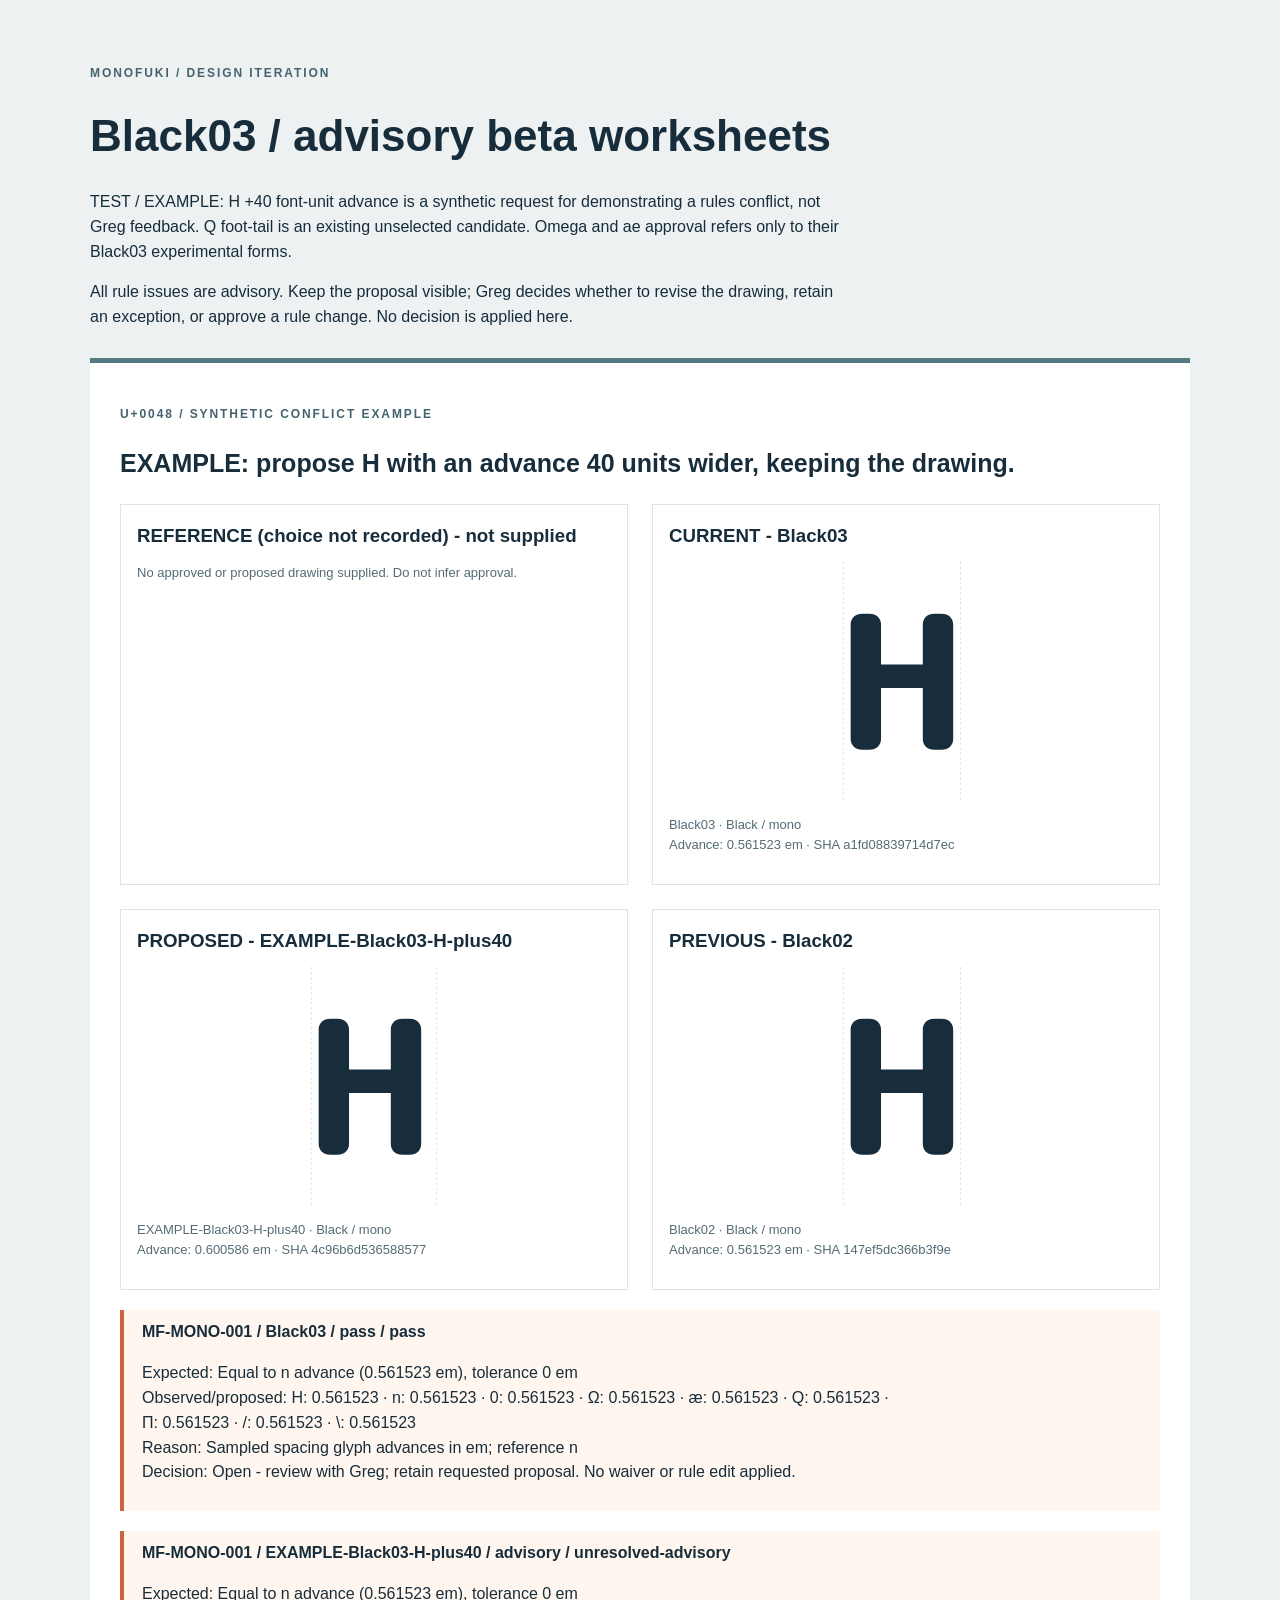
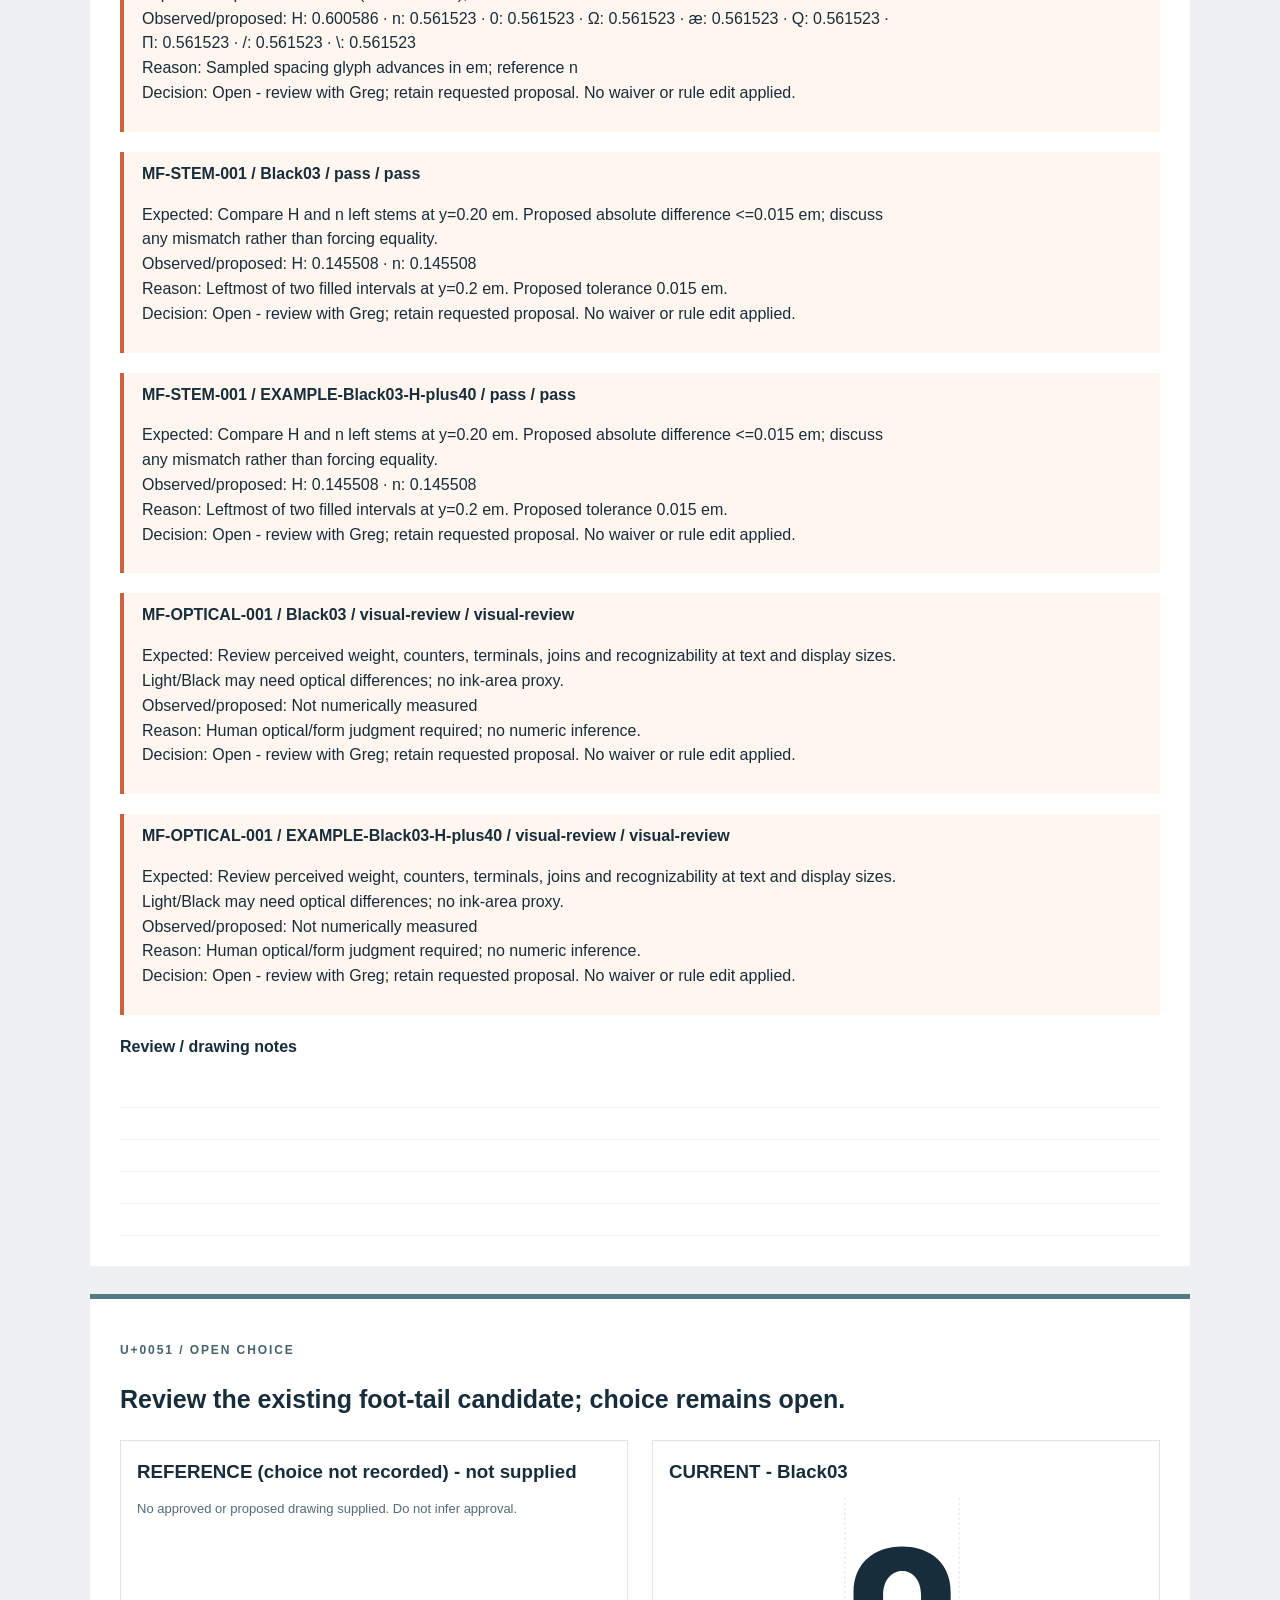
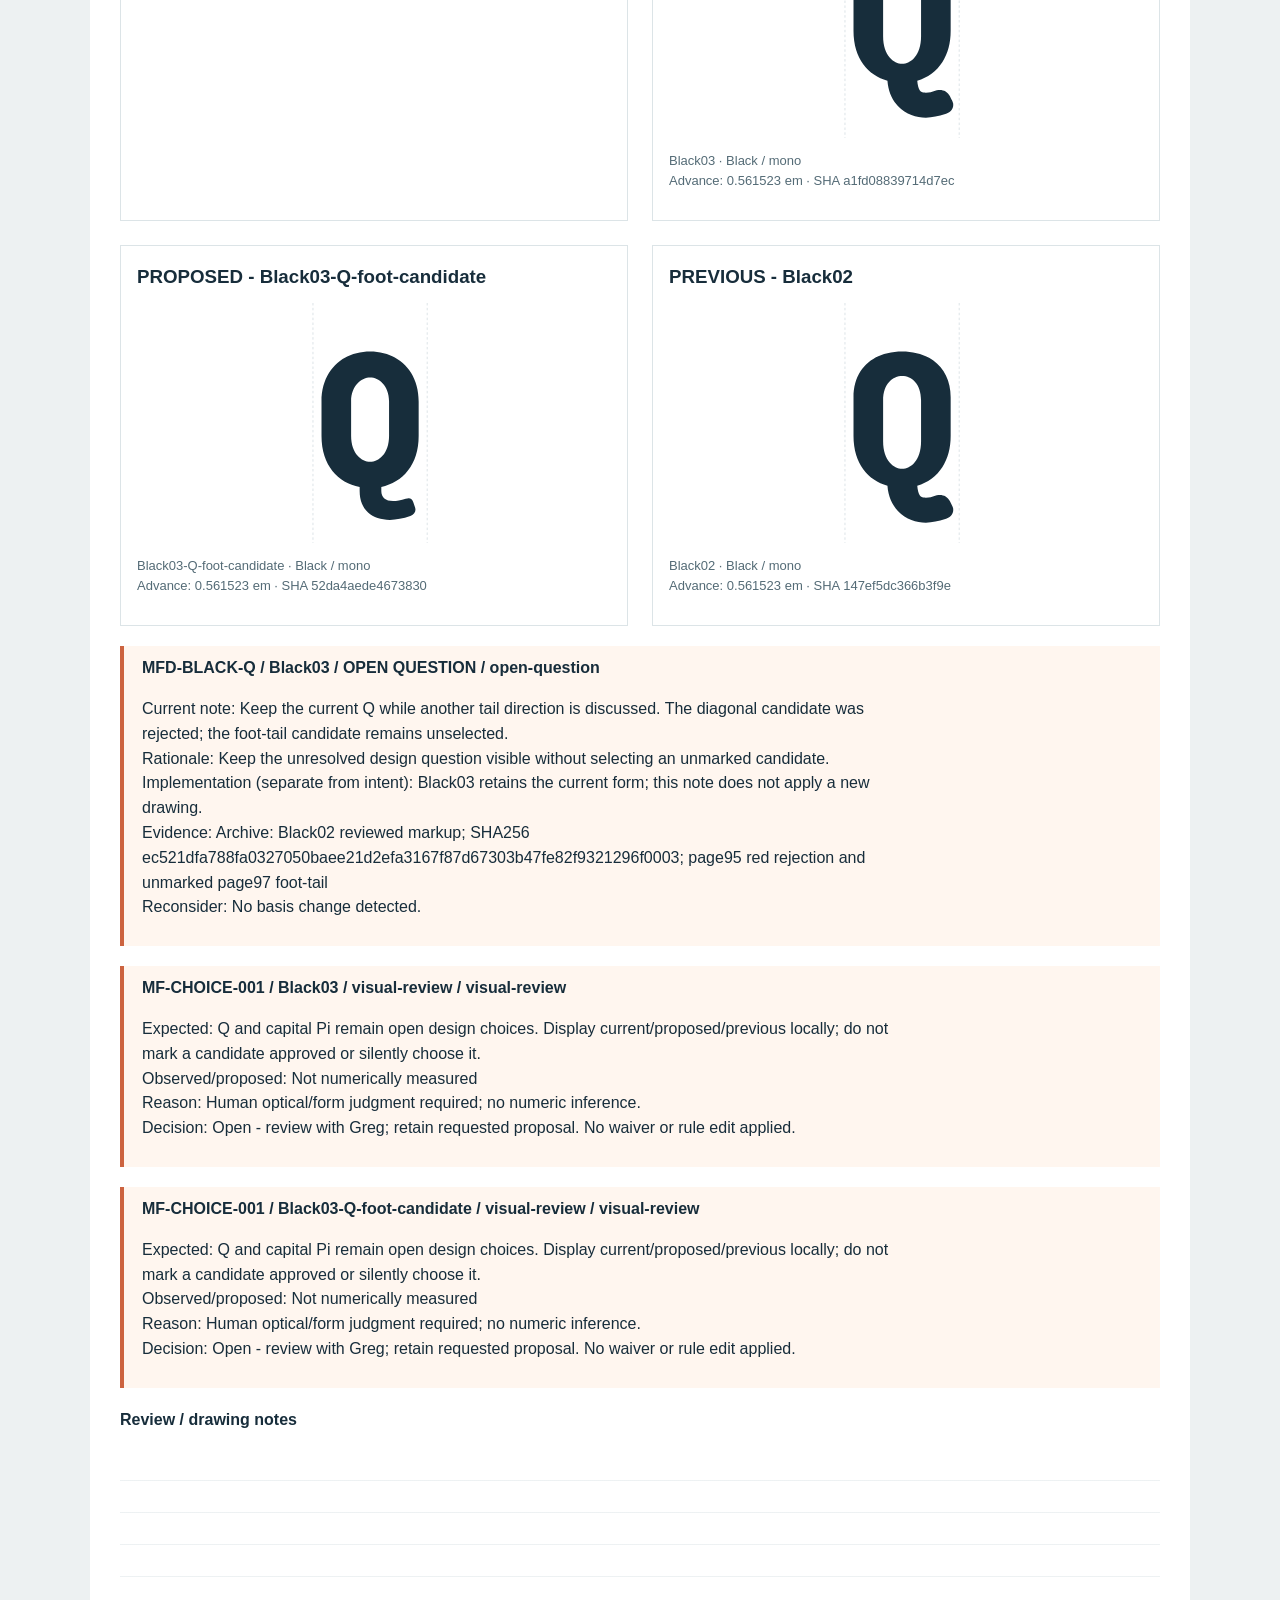
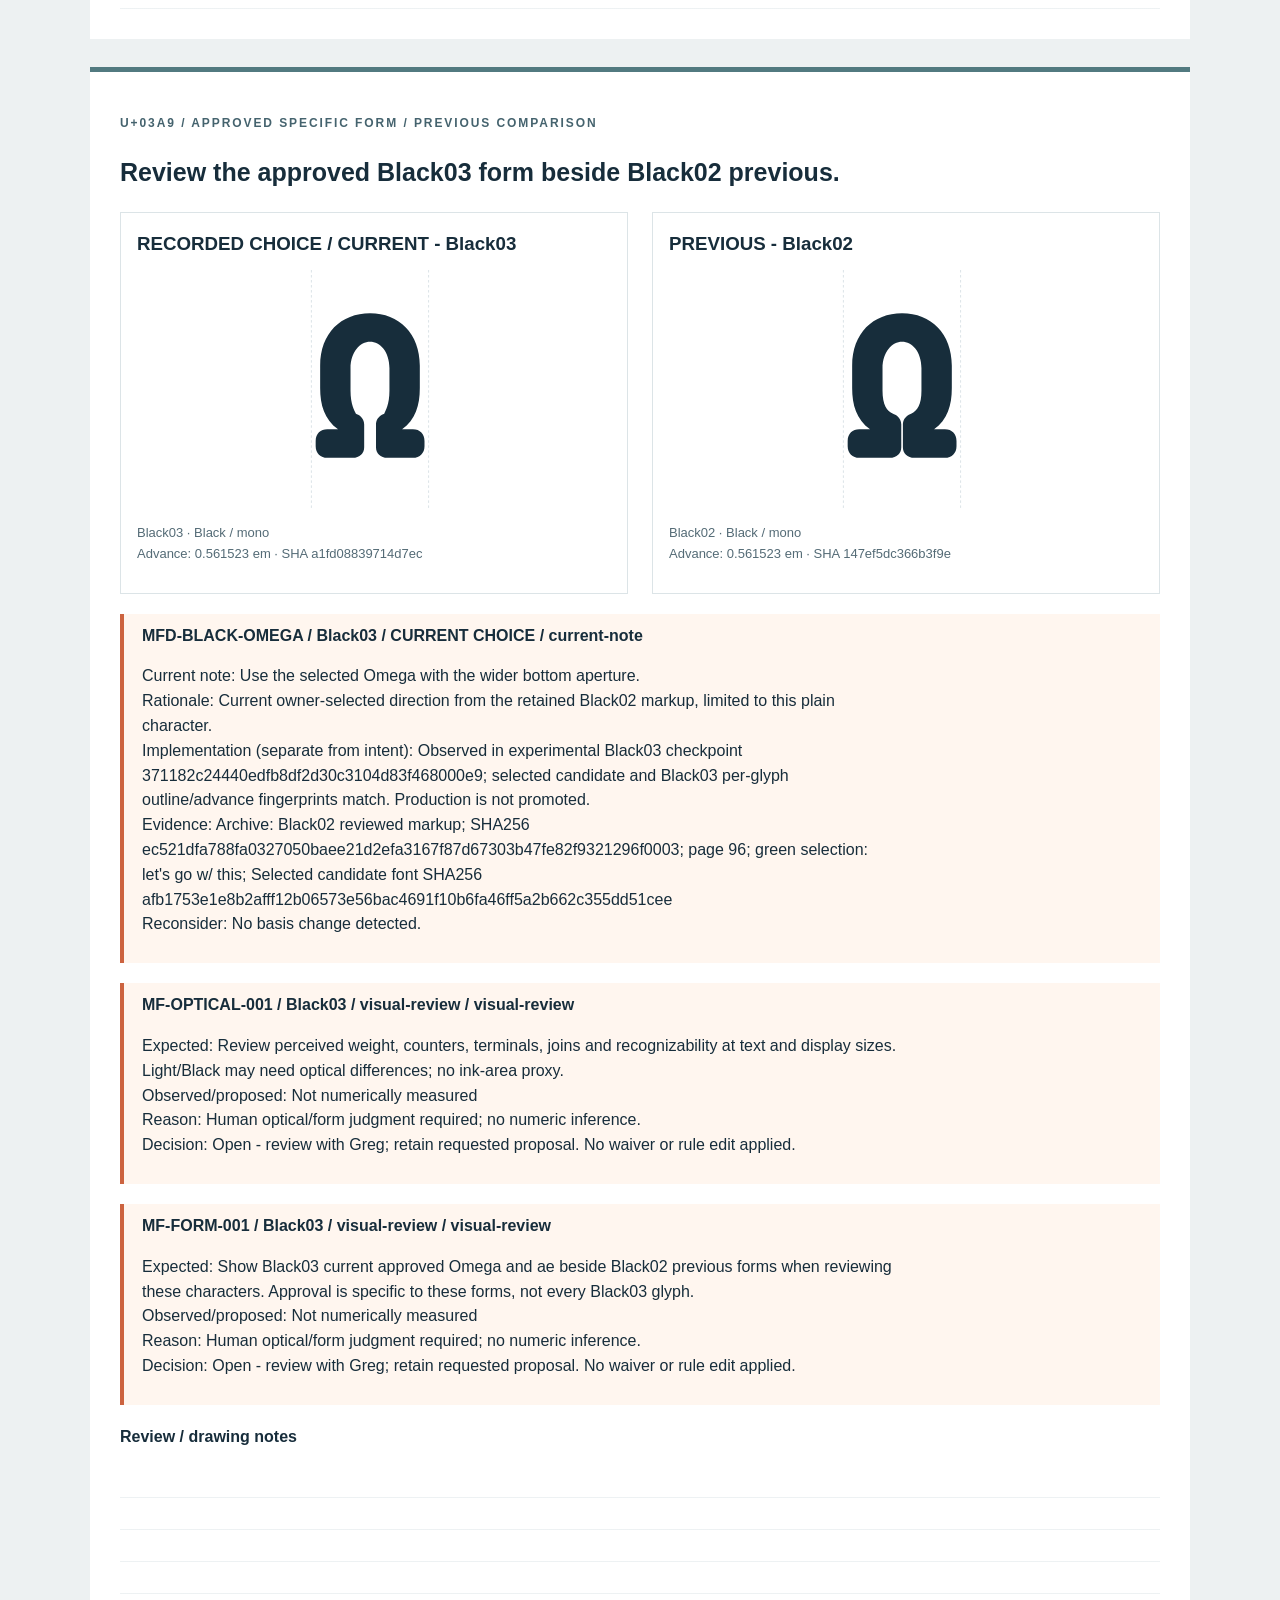
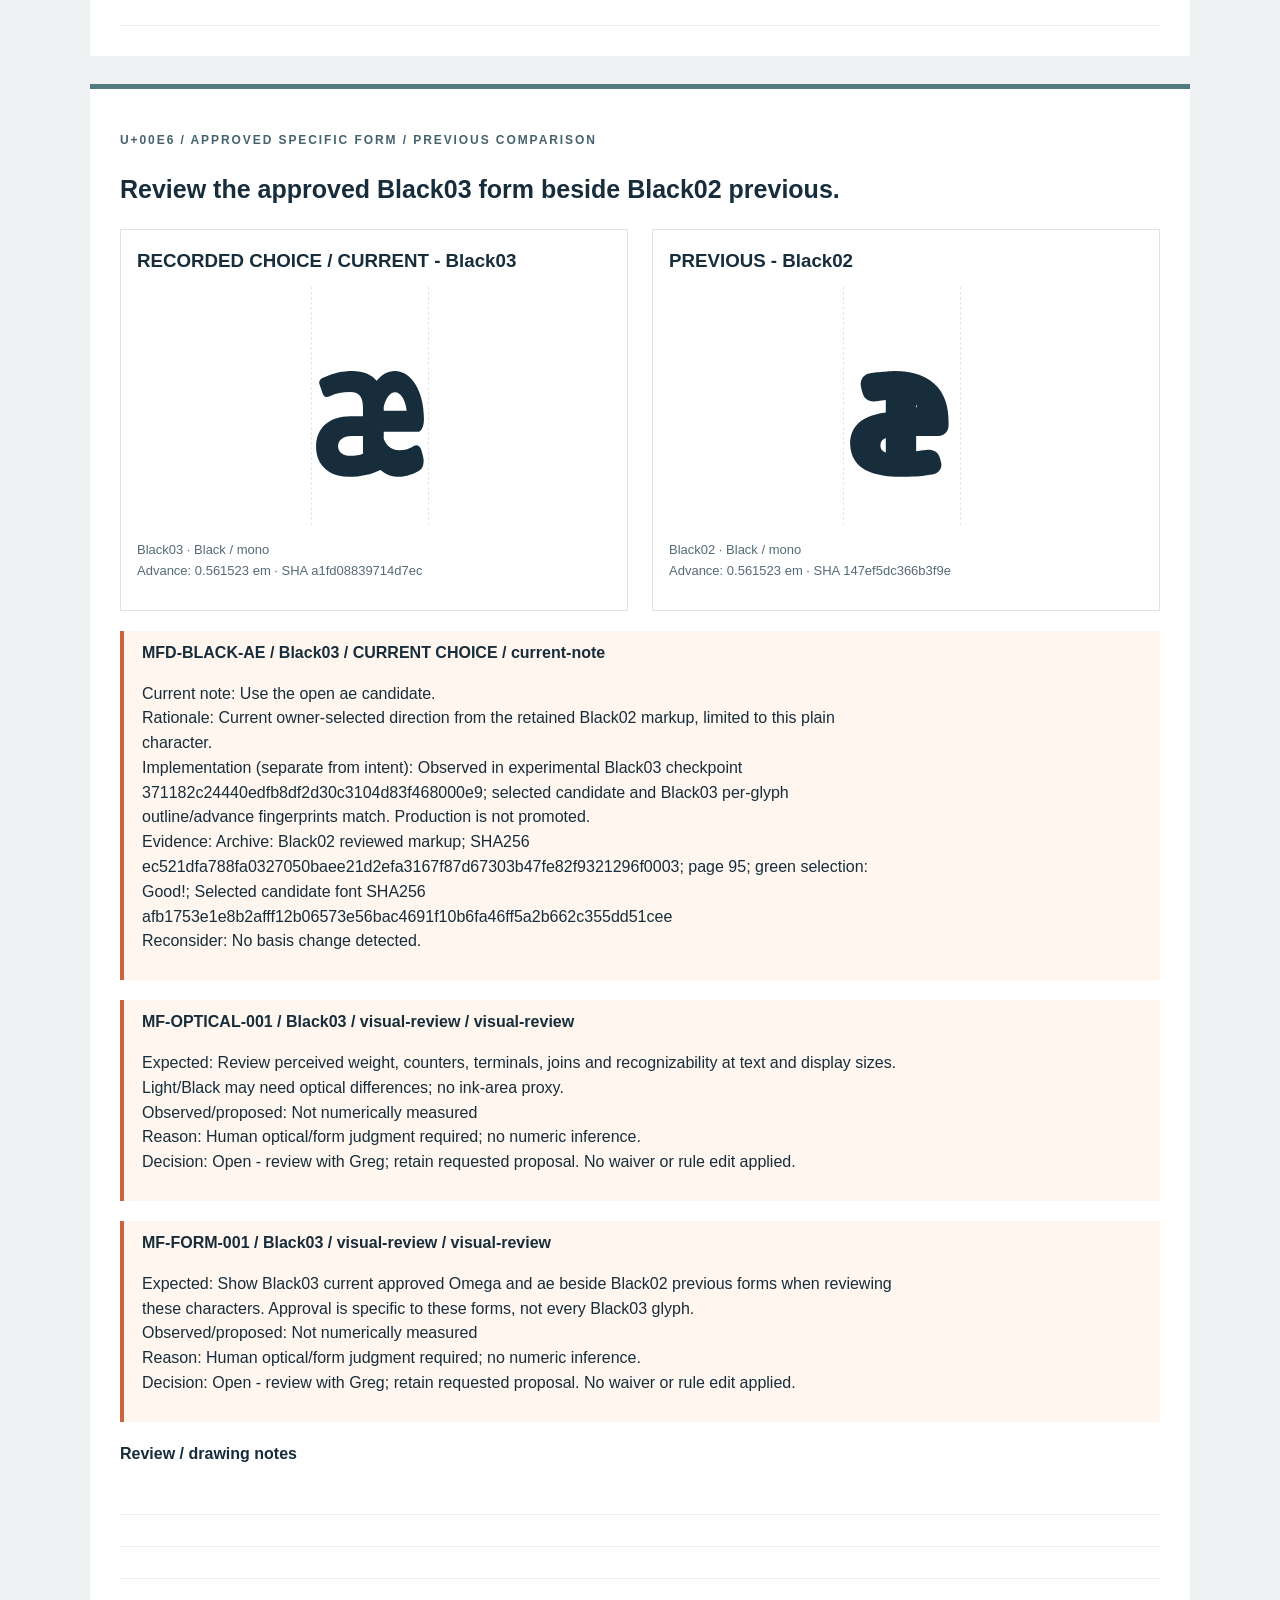
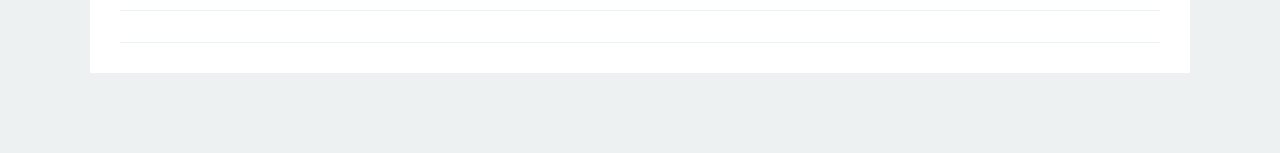
<file: docs/family-design/example/worksheet.html>
<!doctype html><html lang="en"><meta charset="utf-8"><meta name="viewport" content="width=device-width"><title>Black03 / advisory beta worksheets</title><style>body{margin:0;background:#edf1f2;color:#172d3b;font:16px/1.55 -apple-system,BlinkMacSystemFont,Arial,sans-serif}main{max-width:1100px;margin:auto;padding:52px 38px}h1{font-size:44px;line-height:1.1;max-width:900px}h2{font-size:25px}h3{margin:0 0 12px}p{max-width:85ch}.eyebrow{letter-spacing:.16em;font-size:12px;font-weight:700;text-transform:uppercase;color:#45636e}.card,.sheet{background:white;border-top:5px solid #527a80;margin:28px 0;padding:30px}.advisory{border-color:#cc633f}.badge{display:inline-block;background:#e8eef0;padding:3px 9px;font-size:12px;margin:3px}.pair{display:grid;grid-template-columns:repeat(2,minmax(0,1fr));gap:24px}.specimen{border:1px solid #dce4e7;padding:16px}.specimen svg{display:block;width:100%;height:240px}.muted{color:#546b76;font-size:13px}.issue{border-left:4px solid #cc633f;padding:10px 18px;margin:20px 0;background:#fff6ef}pre{white-space:pre-wrap;overflow-wrap:anywhere;font-size:12px}table{border-collapse:collapse;width:100%;font-size:13px}td,th{text-align:left;border-bottom:1px solid #dce4e7;padding:10px;vertical-align:top}.notes{height:160px;background:repeating-linear-gradient(white,white 31px,#dce4e7 32px)}@media print{body{background:white}main{padding:0}.sheet{break-before:page;break-inside:avoid}.card{break-inside:avoid}h1{font-size:32px}.specimen svg{height:190px}.notes{height:100px}}</style><main><p class="eyebrow">Monofuki / design iteration</p><h1>Black03 / advisory beta worksheets</h1><p>TEST / EXAMPLE: H +40 font-unit advance is a synthetic request for demonstrating a rules conflict, not Greg feedback. Q foot-tail is an existing unselected candidate. Omega and ae approval refers only to their Black03 experimental forms.</p><p>All rule issues are advisory. Keep the proposal visible; Greg decides whether to revise the drawing, retain an exception, or approve a rule change. No decision is applied here.</p><section class="sheet"><p class="eyebrow">U+0048 / Synthetic conflict example</p><h2>EXAMPLE: propose H with an advance 40 units wider, keeping the drawing.</h2><div class="pair"><div class="specimen"><h3>REFERENCE (choice not recorded) - not supplied</h3><p class="muted">No approved or proposed drawing supplied. Do not infer approval.</p></div><div class="specimen"><h3>CURRENT - Black03</h3><svg viewBox="-0.1 -0.9 0.8005859375 1.15" role="img" aria-label="U+0048 actual font outline"><path d="M390 615.3115234375V418.3173828125H185V615.3115234375C185 644.876953125 162.7607421875 668.0 128.0 668.0H93.0C58.2392578125 668.0 36.0 644.876953125 36.0 615.3115234375V52.6884765625C36.0 23.123046875 58.2392578125 0.0 93.0 0.0H128.0C162.7607421875 0.0 185.0 23.123046875 185.0 52.6884765625V303.8974609375H390.0V52.6884765625C390.0 23.0791015625 411.2802734375 0.0 447.0 0.0H482.0C517.7216796875 0.0 539.0 23.0810546875 539.0 52.6884765625V615.3115234375C539.0 644.9208984375 517.7197265625 668.0 482.0 668.0H447.0C411.2783203125 668.0 390.0 644.9189453125 390.0 615.3115234375Z" transform="scale(0.0009765625,-0.0009765625)" fill="#172d3b" fill-rule="nonzero"/><path d="M 0 -0.9 V 0.25 M 0.5615234375 -0.9 V 0.25" stroke="#a8bbc4" stroke-width="0.002" stroke-dasharray="0.012 0.012"/></svg><p class="muted">Black03 · Black / mono<br>Advance: 0.561523 em · SHA a1fd08839714d7ec</p></div><div class="specimen"><h3>PROPOSED - EXAMPLE-Black03-H-plus40</h3><svg viewBox="-0.1 -0.9 0.8005859375 1.15" role="img" aria-label="U+0048 actual font outline"><path d="M390 615.3115234375V418.3173828125H185V615.3115234375C185 644.876953125 162.7607421875 668.0 128.0 668.0H93.0C58.2392578125 668.0 36.0 644.876953125 36.0 615.3115234375V52.6884765625C36.0 23.123046875 58.2392578125 0.0 93.0 0.0H128.0C162.7607421875 0.0 185.0 23.123046875 185.0 52.6884765625V303.8974609375H390.0V52.6884765625C390.0 23.0791015625 411.2802734375 0.0 447.0 0.0H482.0C517.7216796875 0.0 539.0 23.0810546875 539.0 52.6884765625V615.3115234375C539.0 644.9208984375 517.7197265625 668.0 482.0 668.0H447.0C411.2783203125 668.0 390.0 644.9189453125 390.0 615.3115234375Z" transform="scale(0.0009765625,-0.0009765625)" fill="#172d3b" fill-rule="nonzero"/><path d="M 0 -0.9 V 0.25 M 0.6005859375 -0.9 V 0.25" stroke="#a8bbc4" stroke-width="0.002" stroke-dasharray="0.012 0.012"/></svg><p class="muted">EXAMPLE-Black03-H-plus40 · Black / mono<br>Advance: 0.600586 em · SHA 4c96b6d536588577</p></div><div class="specimen"><h3>PREVIOUS - Black02</h3><svg viewBox="-0.1 -0.9 0.8005859375 1.15" role="img" aria-label="U+0048 actual font outline"><path d="M390 615.3115234375V418.3173828125H185V615.3115234375C185 644.876953125 162.7607421875 668.0 128.0 668.0H93.0C58.2392578125 668.0 36.0 644.876953125 36.0 615.3115234375V52.6884765625C36.0 23.123046875 58.2392578125 0.0 93.0 0.0H128.0C162.7607421875 0.0 185.0 23.123046875 185.0 52.6884765625V303.8974609375H390.0V52.6884765625C390.0 23.0791015625 411.2802734375 0.0 447.0 0.0H482.0C517.7216796875 0.0 539.0 23.0810546875 539.0 52.6884765625V615.3115234375C539.0 644.9208984375 517.7197265625 668.0 482.0 668.0H447.0C411.2783203125 668.0 390.0 644.9189453125 390.0 615.3115234375Z" transform="scale(0.0009765625,-0.0009765625)" fill="#172d3b" fill-rule="nonzero"/><path d="M 0 -0.9 V 0.25 M 0.5615234375 -0.9 V 0.25" stroke="#a8bbc4" stroke-width="0.002" stroke-dasharray="0.012 0.012"/></svg><p class="muted">Black02 · Black / mono<br>Advance: 0.561523 em · SHA 147ef5dc366b3f9e</p></div></div><div class="issue"><strong>MF-MONO-001 / Black03 / pass / pass</strong><p>Expected: Equal to n advance (0.561523 em), tolerance 0 em<br>Observed/proposed: H: 0.561523 · n: 0.561523 · 0: 0.561523 · Ω: 0.561523 · æ: 0.561523 · Q: 0.561523 · Π: 0.561523 · /: 0.561523 · \: 0.561523<br>Reason: Sampled spacing glyph advances in em; reference n<br>Decision: Open - review with Greg; retain requested proposal. No waiver or rule edit applied.</p></div><div class="issue"><strong>MF-MONO-001 / EXAMPLE-Black03-H-plus40 / advisory / unresolved-advisory</strong><p>Expected: Equal to n advance (0.561523 em), tolerance 0 em<br>Observed/proposed: H: 0.600586 · n: 0.561523 · 0: 0.561523 · Ω: 0.561523 · æ: 0.561523 · Q: 0.561523 · Π: 0.561523 · /: 0.561523 · \: 0.561523<br>Reason: Sampled spacing glyph advances in em; reference n<br>Decision: Open - review with Greg; retain requested proposal. No waiver or rule edit applied.</p></div><div class="issue"><strong>MF-STEM-001 / Black03 / pass / pass</strong><p>Expected: Compare H and n left stems at y=0.20 em. Proposed absolute difference &lt;=0.015 em; discuss any mismatch rather than forcing equality.<br>Observed/proposed: H: 0.145508 · n: 0.145508<br>Reason: Leftmost of two filled intervals at y=0.2 em. Proposed tolerance 0.015 em.<br>Decision: Open - review with Greg; retain requested proposal. No waiver or rule edit applied.</p></div><div class="issue"><strong>MF-STEM-001 / EXAMPLE-Black03-H-plus40 / pass / pass</strong><p>Expected: Compare H and n left stems at y=0.20 em. Proposed absolute difference &lt;=0.015 em; discuss any mismatch rather than forcing equality.<br>Observed/proposed: H: 0.145508 · n: 0.145508<br>Reason: Leftmost of two filled intervals at y=0.2 em. Proposed tolerance 0.015 em.<br>Decision: Open - review with Greg; retain requested proposal. No waiver or rule edit applied.</p></div><div class="issue"><strong>MF-OPTICAL-001 / Black03 / visual-review / visual-review</strong><p>Expected: Review perceived weight, counters, terminals, joins and recognizability at text and display sizes. Light/Black may need optical differences; no ink-area proxy.<br>Observed/proposed: Not numerically measured<br>Reason: Human optical/form judgment required; no numeric inference.<br>Decision: Open - review with Greg; retain requested proposal. No waiver or rule edit applied.</p></div><div class="issue"><strong>MF-OPTICAL-001 / EXAMPLE-Black03-H-plus40 / visual-review / visual-review</strong><p>Expected: Review perceived weight, counters, terminals, joins and recognizability at text and display sizes. Light/Black may need optical differences; no ink-area proxy.<br>Observed/proposed: Not numerically measured<br>Reason: Human optical/form judgment required; no numeric inference.<br>Decision: Open - review with Greg; retain requested proposal. No waiver or rule edit applied.</p></div><p><strong>Review / drawing notes</strong></p><div class="notes"></div></section><section class="sheet"><p class="eyebrow">U+0051 / Open choice</p><h2>Review the existing foot-tail candidate; choice remains open.</h2><div class="pair"><div class="specimen"><h3>REFERENCE (choice not recorded) - not supplied</h3><p class="muted">No approved or proposed drawing supplied. Do not infer approval.</p></div><div class="specimen"><h3>CURRENT - Black03</h3><svg viewBox="-0.1 -0.9 0.7999999999999999 1.1796875" role="img" aria-label="U+0051 actual font outline"><path d="M383 431V226C383 128.734375 330.2587890625 87.0 288.0 87.0C245.580078125 87.0 192.0 128.958984375 192.0 226.0V431.0C192.0 516.2548828125 241.1083984375 554.16796875 288.0 554.16796875C335.2744140625 554.16796875 383.0 515.78515625 383.0 431.0ZM43.0 251.720703125C43.0 112.7626953125 117.111328125 28.1748046875 213.7890625 1.384765625C217.8701171875 -52.0185546875 236.7705078125 -94.724609375 266.326171875 -124.7412109375C307.8505859375 -166.9794921875 359.6904296875 -184.0 407.2802734375 -184.0C439.0107421875 -184.0 470.708984375 -175.7275390625 505.0869140625 -165.5830078125C524.8310546875 -160.0224609375 545.0 -144.810546875 545.0 -120.181640625C545.0 -109.5625 545.0 -109.4931640625 527.7412109375 -75.3369140625C517.875 -54.958984375 497.919921875 -44.654296875 478.0 -44.654296875C465.921875 -44.654296875 457.76953125 -47.3759765625 454.2724609375 -48.5458984375C437.8037109375 -55.419921875 426.0859375 -58.0361328125 407.2802734375 -58.0361328125C383.9658203125 -58.0361328125 378.3017578125 -49.5322265625 374.8447265625 -43.3701171875C370.123046875 -34.984375 365.7197265625 -20.8388671875 363.8515625 2.0478515625C416.1103515625 17.40234375 460.7529296875 49.5791015625 490.6611328125 96.3212890625C517.22265625 137.83203125 532.0 190.1953125 532.0 251.74609375V447.0341796875C532.0 529.5888671875 499.15234375 592.76171875 445.0009765625 631.87109375C401.935546875 662.9755859375 347.0751953125 678.0 288.0 678.0C147.58203125 678.0 43.0 595.380859375 43.0 447.0205078125Z" transform="scale(0.0009765625,-0.0009765625)" fill="#172d3b" fill-rule="nonzero"/><path d="M 0 -0.9 V 0.2796875 M 0.5615234375 -0.9 V 0.2796875" stroke="#a8bbc4" stroke-width="0.002" stroke-dasharray="0.012 0.012"/></svg><p class="muted">Black03 · Black / mono<br>Advance: 0.561523 em · SHA a1fd08839714d7ec</p></div><div class="specimen"><h3>PROPOSED - Black03-Q-foot-candidate</h3><svg viewBox="-0.1 -0.9 0.7999999999999999 1.1796875" role="img" aria-label="U+0051 actual font outline"><path d="M532 251.9892578125V425.9716796875C532 585.2236328125 421.8671875 678.0 288.0 678.0C154.0556640625 678.0 43.0 587.0 43.0 425.9716796875V251.9892578125C43.0 104.1806640625 125.984375 16.146484375 235.0 -5.0087890625V-25.0C235.0 -119.654296875 297.88671875 -170.0146484375 387.2666015625 -170.0146484375C418.75390625 -170.0146484375 453.5283203125 -163.7646484375 490.0 -151.0C504.6103515625 -145.318359375 515.9267578125 -134.365234375 515.9267578125 -119.2109375C515.9267578125 -115.6953125 515.318359375 -111.9541015625 514.0 -108.0L505.0 -81.0C500.5576171875 -68.4140625 493.375 -61.30859375 481.421875 -61.30859375C477.23046875 -61.30859375 472.4521484375 -62.1826171875 467.0 -64.0C442.373046875 -71.67578125 420.91796875 -75.46484375 403.1240234375 -75.46484375C365.28125 -75.46484375 344.0 -58.328125 344.0 -25.0V-4.2978515625C451.26171875 18.251953125 532.0 107.109375 532.0 251.9892578125ZM192.0 425.33203125C192.0 506.5205078125 245.580078125 546.0625 288.0 546.0625C330.2587890625 546.0625 383.0 506.732421875 383.0 425.33203125V253.8740234375C383.0 162.2099609375 330.2587890625 122.8798828125 288.0 122.8798828125C245.580078125 122.8798828125 192.0 162.421875 192.0 253.8740234375Z" transform="scale(0.0009765625,-0.0009765625)" fill="#172d3b" fill-rule="nonzero"/><path d="M 0 -0.9 V 0.2796875 M 0.5615234375 -0.9 V 0.2796875" stroke="#a8bbc4" stroke-width="0.002" stroke-dasharray="0.012 0.012"/></svg><p class="muted">Black03-Q-foot-candidate · Black / mono<br>Advance: 0.561523 em · SHA 52da4aede4673830</p></div><div class="specimen"><h3>PREVIOUS - Black02</h3><svg viewBox="-0.1 -0.9 0.7999999999999999 1.1796875" role="img" aria-label="U+0051 actual font outline"><path d="M383 431V226C383 128.734375 330.2587890625 87.0 288.0 87.0C245.580078125 87.0 192.0 128.958984375 192.0 226.0V431.0C192.0 516.2548828125 241.1083984375 554.16796875 288.0 554.16796875C335.2744140625 554.16796875 383.0 515.78515625 383.0 431.0ZM43.0 251.720703125C43.0 112.7626953125 117.111328125 28.1748046875 213.7890625 1.384765625C217.8701171875 -52.0185546875 236.7705078125 -94.724609375 266.326171875 -124.7412109375C307.8505859375 -166.9794921875 359.6904296875 -184.0 407.2802734375 -184.0C439.0107421875 -184.0 470.708984375 -175.7275390625 505.0869140625 -165.5830078125C524.8310546875 -160.0224609375 545.0 -144.810546875 545.0 -120.181640625C545.0 -109.5625 545.0 -109.4931640625 527.7412109375 -75.3369140625C517.875 -54.958984375 497.919921875 -44.654296875 478.0 -44.654296875C465.921875 -44.654296875 457.76953125 -47.3759765625 454.2724609375 -48.5458984375C437.8037109375 -55.419921875 426.0859375 -58.0361328125 407.2802734375 -58.0361328125C383.9658203125 -58.0361328125 378.3017578125 -49.5322265625 374.8447265625 -43.3701171875C370.123046875 -34.984375 365.7197265625 -20.8388671875 363.8515625 2.0478515625C416.1103515625 17.40234375 460.7529296875 49.5791015625 490.6611328125 96.3212890625C517.22265625 137.83203125 532.0 190.1953125 532.0 251.74609375V447.0341796875C532.0 529.5888671875 499.15234375 592.76171875 445.0009765625 631.87109375C401.935546875 662.9755859375 347.0751953125 678.0 288.0 678.0C147.58203125 678.0 43.0 595.380859375 43.0 447.0205078125Z" transform="scale(0.0009765625,-0.0009765625)" fill="#172d3b" fill-rule="nonzero"/><path d="M 0 -0.9 V 0.2796875 M 0.5615234375 -0.9 V 0.2796875" stroke="#a8bbc4" stroke-width="0.002" stroke-dasharray="0.012 0.012"/></svg><p class="muted">Black02 · Black / mono<br>Advance: 0.561523 em · SHA 147ef5dc366b3f9e</p></div></div><div class="issue"><strong>MFD-BLACK-Q / Black03 / OPEN QUESTION / open-question</strong><p>Current note: Keep the current Q while another tail direction is discussed. The diagonal candidate was rejected; the foot-tail candidate remains unselected.<br>Rationale: Keep the unresolved design question visible without selecting an unmarked candidate.<br>Implementation (separate from intent): Black03 retains the current form; this note does not apply a new drawing.<br>Evidence: Archive: Black02 reviewed markup; SHA256 ec521dfa788fa0327050baee21d2efa3167f87d67303b47fe82f9321296f0003; page95 red rejection and unmarked page97 foot-tail<br>Reconsider: No basis change detected.</p></div><div class="issue"><strong>MF-CHOICE-001 / Black03 / visual-review / visual-review</strong><p>Expected: Q and capital Pi remain open design choices. Display current/proposed/previous locally; do not mark a candidate approved or silently choose it.<br>Observed/proposed: Not numerically measured<br>Reason: Human optical/form judgment required; no numeric inference.<br>Decision: Open - review with Greg; retain requested proposal. No waiver or rule edit applied.</p></div><div class="issue"><strong>MF-CHOICE-001 / Black03-Q-foot-candidate / visual-review / visual-review</strong><p>Expected: Q and capital Pi remain open design choices. Display current/proposed/previous locally; do not mark a candidate approved or silently choose it.<br>Observed/proposed: Not numerically measured<br>Reason: Human optical/form judgment required; no numeric inference.<br>Decision: Open - review with Greg; retain requested proposal. No waiver or rule edit applied.</p></div><p><strong>Review / drawing notes</strong></p><div class="notes"></div></section><section class="sheet"><p class="eyebrow">U+03A9 / Approved specific form / previous comparison</p><h2>Review the approved Black03 form beside Black02 previous.</h2><div class="pair"><div class="specimen"><h3>RECORDED CHOICE / CURRENT - Black03</h3><svg viewBox="-0.1 -0.9 0.7999999999999999 1.15" role="img" aria-label="U+03A9 actual font outline"><path d="M78 140C45.1806640625 140 21.0 118.3828125 21.0 83.0V57.0C21.0 21.6162109375 45.1826171875 0.0 78.0 0.0H202.0C237.7216796875 0.0 259.0 22.7744140625 259.0 51.9873046875V163.3876953125C259.0 199.701171875 229.66015625 212.21484375 218.5224609375 216.568359375C212.6640625 228.5595703125 192.0 260.951171875 192.0 328.6318359375V440.0322265625C192.0 519.85546875 238.6728515625 570.0 288.0 570.0C337.2998046875 570.0 383.0 520.9677734375 383.0 440.0322265625V328.6318359375C383.0 260.9755859375 363.494140625 229.3720703125 357.279296875 216.490234375C324.36328125 203.5478515625 317.0 180.9853515625 317.0 163.3876953125V51.9873046875C317.0 22.771484375 338.2802734375 0.0 374.0 0.0H498.0C533.3837890625 0.0 555.0 24.1826171875 555.0 57.0V83.0C555.0 115.8193359375 533.3828125 140.0 498.0 140.0H445.0009765625C510.9208984375 187.947265625 532.0 258.6103515625 532.0 341.44921875V452.8505859375C532.0 610.0361328125 430.4580078125 710.0 288.0 710.0C144.7587890625 710.0 43.0 611.154296875 43.0 452.8505859375V341.44921875C43.0 260.2607421875 63.611328125 188.4091796875 130.7353515625 140.0Z" transform="scale(0.0009765625,-0.0009765625)" fill="#172d3b" fill-rule="nonzero"/><path d="M 0 -0.9 V 0.25 M 0.5615234375 -0.9 V 0.25" stroke="#a8bbc4" stroke-width="0.002" stroke-dasharray="0.012 0.012"/></svg><p class="muted">Black03 · Black / mono<br>Advance: 0.561523 em · SHA a1fd08839714d7ec</p></div><div class="specimen"><h3>PREVIOUS - Black02</h3><svg viewBox="-0.1 -0.9 0.7999999999999999 1.15" role="img" aria-label="U+03A9 actual font outline"><path d="M78 140C45.1806640625 140 21.0 118.3828125 21.0 83.0V57.0C21.0 21.6162109375 45.1826171875 0.0 78.0 0.0H227.0C262.7216796875 0.0 284.0 22.7744140625 284.0 51.9873046875V163.3876953125C284.0 199.701171875 254.66015625 212.21484375 243.5224609375 216.568359375C212.6640625 228.5595703125 192.0 260.951171875 192.0 328.6318359375V440.0322265625C192.0 519.85546875 238.6728515625 570.0 288.0 570.0C337.2998046875 570.0 383.0 520.9677734375 383.0 440.0322265625V328.6318359375C383.0 260.9755859375 363.494140625 229.3720703125 332.279296875 216.490234375C299.36328125 203.5478515625 292.0 180.9853515625 292.0 163.3876953125V51.9873046875C292.0 22.771484375 313.2802734375 0.0 349.0 0.0H498.0C533.3837890625 0.0 555.0 24.1826171875 555.0 57.0V83.0C555.0 115.8193359375 533.3828125 140.0 498.0 140.0H445.0009765625C510.9208984375 187.947265625 532.0 258.6103515625 532.0 341.44921875V452.8505859375C532.0 610.0361328125 430.4580078125 710.0 288.0 710.0C144.7587890625 710.0 43.0 611.154296875 43.0 452.8505859375V341.44921875C43.0 260.2607421875 63.611328125 188.4091796875 130.7353515625 140.0Z" transform="scale(0.0009765625,-0.0009765625)" fill="#172d3b" fill-rule="nonzero"/><path d="M 0 -0.9 V 0.25 M 0.5615234375 -0.9 V 0.25" stroke="#a8bbc4" stroke-width="0.002" stroke-dasharray="0.012 0.012"/></svg><p class="muted">Black02 · Black / mono<br>Advance: 0.561523 em · SHA 147ef5dc366b3f9e</p></div></div><div class="issue"><strong>MFD-BLACK-OMEGA / Black03 / CURRENT CHOICE / current-note</strong><p>Current note: Use the selected Omega with the wider bottom aperture.<br>Rationale: Current owner-selected direction from the retained Black02 markup, limited to this plain character.<br>Implementation (separate from intent): Observed in experimental Black03 checkpoint 371182c24440edfb8df2d30c3104d83f468000e9; selected candidate and Black03 per-glyph outline/advance fingerprints match. Production is not promoted.<br>Evidence: Archive: Black02 reviewed markup; SHA256 ec521dfa788fa0327050baee21d2efa3167f87d67303b47fe82f9321296f0003; page 96; green selection: let&#x27;s go w/ this; Selected candidate font SHA256 afb1753e1e8b2afff12b06573e56bac4691f10b6fa46ff5a2b662c355dd51cee<br>Reconsider: No basis change detected.</p></div><div class="issue"><strong>MF-OPTICAL-001 / Black03 / visual-review / visual-review</strong><p>Expected: Review perceived weight, counters, terminals, joins and recognizability at text and display sizes. Light/Black may need optical differences; no ink-area proxy.<br>Observed/proposed: Not numerically measured<br>Reason: Human optical/form judgment required; no numeric inference.<br>Decision: Open - review with Greg; retain requested proposal. No waiver or rule edit applied.</p></div><div class="issue"><strong>MF-FORM-001 / Black03 / visual-review / visual-review</strong><p>Expected: Show Black03 current approved Omega and ae beside Black02 previous forms when reviewing these characters. Approval is specific to these forms, not every Black03 glyph.<br>Observed/proposed: Not numerically measured<br>Reason: Human optical/form judgment required; no numeric inference.<br>Decision: Open - review with Greg; retain requested proposal. No waiver or rule edit applied.</p></div><p><strong>Review / drawing notes</strong></p><div class="notes"></div></section><section class="sheet"><p class="eyebrow">U+00E6 / Approved specific form / previous comparison</p><h2>Review the approved Black03 form beside Black02 previous.</h2><div class="pair"><div class="specimen"><h3>RECORDED CHOICE / CURRENT - Black03</h3><svg viewBox="-0.1 -0.9 0.7999999999999999 1.15" role="img" aria-label="U+00E6 actual font outline"><path d="M355 333.9677734375C364.7900390625 374.744140625 386.0908203125 405.0 409.85546875 405.0C439.1572265625 405.0 461.826171875 366.0 467.20703125 315.0H355.0ZM253.0 191.0V103.0C236.0 96.0 216.0 93.0 193.0 93.0C155.0 93.0 131.0 110.0 131.0 140.0C131.0 170.0 153.0 191.0 199.0 191.0ZM66.0 480.0C47.630859375 473.6103515625 38.1923828125 465.30859375 38.1923828125 453.0546875C38.1923828125 449.96484375 38.7919921875 446.6240234375 40.0 443.0L55.0 400.0C58.443359375 388.2939453125 64.7314453125 382.2783203125 74.5166015625 382.2783203125C78.9423828125 382.2783203125 84.0830078125 383.5087890625 90.0 386.0C120.0 399.0 151.0 406.0 191.0 406.0C232.0 406.0 253.0 384.0 253.0 331.0V288.0H191.0C86.0 288.0 23.0 230.0 23.0 138.0C23.0 49.0 83.0 -10.0 185.0 -10.0C242.1533203125 -10.0 292.9267578125 1.9619140625 338.744140625 23.75C364.5751953125 1.6123046875 395.8486328125 -10.0 431.2080078125 -10.0C461.1533203125 -10.0 506.9619140625 4.9736328125 531.9892578125 22.24609375C543.68359375 30.4619140625 550.7802734375 47.623046875 550.7802734375 67.0C550.7802734375 79.505859375 549.466796875 84.966796875 542.1083984375 113.123046875C534.8681640625 142.5556640625 520.8564453125 145.0 515.396484375 145.0C511.06640625 145.0 506.4794921875 143.7890625 502.015625 140.8623046875C493.4814453125 135.2666015625 470.197265625 120.0 433.6474609375 120.0C386.1064453125 120.0 364.7705078125 150.6630859375 355.0 176.517578125V211.0H520.88671875C540.4658203125 211.0 552.0 241.3642578125 552.0 268.376953125V279.7470703125C552.0 409.646484375 490.5009765625 510.0 409.2451171875 510.0C374.90625 510.0 344.41015625 492.1845703125 320.140625 461.421875C294.5615234375 493.1796875 255.0361328125 510.0 202.0 510.0C154.0 510.0 105.0 500.0 66.0 480.0Z" transform="scale(0.0009765625,-0.0009765625)" fill="#172d3b" fill-rule="nonzero"/><path d="M 0 -0.9 V 0.25 M 0.5615234375 -0.9 V 0.25" stroke="#a8bbc4" stroke-width="0.002" stroke-dasharray="0.012 0.012"/></svg><p class="muted">Black03 · Black / mono<br>Advance: 0.561523 em · SHA a1fd08839714d7ec</p></div><div class="specimen"><h3>PREVIOUS - Black02</h3><svg viewBox="-0.1 -0.9 0.7999999999999999 1.15" role="img" aria-label="U+00E6 actual font outline"><path d="M208 108.076171875C188.541015625 116.4833984375 182.0 128.4638671875 182.0 139.9990234375C182.0 159.37109375 187.140625 171.8466796875 208.0 180.4169921875ZM357.0 346.130859375C358.8525390625 341.5556640625 360.494140625 336.521484375 361.8955078125 330.9990234375H357.0ZM208.0 306.134765625C61.0966796875 288.6943359375 33.00390625 210.677734375 33.00390625 153.548828125V153.1884765625C35.853515625 11.8076171875 173.1240234375 -10.0 290.0 -10.0H290.287109375C367.7802734375 -9.0068359375 384.4873046875 -7.728515625 433.8310546875 1.3310546875C445.2353515625 3.0615234375 455.8671875 7.24609375 464.310546875 14.1357421875C475.0458984375 22.8974609375 481.0 35.357421875 481.0 48.498046875C481.0 48.9765625 481.009765625 49.5458984375 481.009765625 50.1982421875C481.009765625 54.857421875 481.009765625 54.857421875 473.3935546875 83.5556640625C463.5419921875 121.052734375 426.02734375 122.8310546875 419.0 122.8310546875C418.4658203125 122.8310546875 417.830078125 122.8388671875 417.1015625 122.8388671875C414.2998046875 122.8388671875 410.1396484375 122.7158203125 405.23046875 121.5205078125C388.3740234375 119.302734375 371.99609375 117.462890625 357.0 116.2177734375V189.9990234375H459.0C494.7216796875 189.9990234375 516.0 212.953125 516.0 242.396484375V262.9814453125C516.0 331.4990234375 498.376953125 388.484375 461.8984375 430.7734375C416.103515625 483.8642578125 343.6982421875 510.0 252.423828125 510.0H252.0C247.8515625 509.99609375 168.669921875 505.5654296875 131.1630859375 498.666015625C86.384765625 491.068359375 85.0 450.9375 85.0 446.0C85.0 437.2744140625 85.0 437.2744140625 93.6220703125 402.78515625C99.482421875 378.1845703125 119.70703125 359.9990234375 148.0 359.9990234375C148.5341796875 359.9990234375 149.169921875 359.990234375 149.8984375 359.990234375C157.6611328125 359.990234375 178.5244140625 364.630859375 208.0 367.4814453125Z" transform="scale(0.0009765625,-0.0009765625)" fill="#172d3b" fill-rule="nonzero"/><path d="M 0 -0.9 V 0.25 M 0.5615234375 -0.9 V 0.25" stroke="#a8bbc4" stroke-width="0.002" stroke-dasharray="0.012 0.012"/></svg><p class="muted">Black02 · Black / mono<br>Advance: 0.561523 em · SHA 147ef5dc366b3f9e</p></div></div><div class="issue"><strong>MFD-BLACK-AE / Black03 / CURRENT CHOICE / current-note</strong><p>Current note: Use the open ae candidate.<br>Rationale: Current owner-selected direction from the retained Black02 markup, limited to this plain character.<br>Implementation (separate from intent): Observed in experimental Black03 checkpoint 371182c24440edfb8df2d30c3104d83f468000e9; selected candidate and Black03 per-glyph outline/advance fingerprints match. Production is not promoted.<br>Evidence: Archive: Black02 reviewed markup; SHA256 ec521dfa788fa0327050baee21d2efa3167f87d67303b47fe82f9321296f0003; page 95; green selection: Good!; Selected candidate font SHA256 afb1753e1e8b2afff12b06573e56bac4691f10b6fa46ff5a2b662c355dd51cee<br>Reconsider: No basis change detected.</p></div><div class="issue"><strong>MF-OPTICAL-001 / Black03 / visual-review / visual-review</strong><p>Expected: Review perceived weight, counters, terminals, joins and recognizability at text and display sizes. Light/Black may need optical differences; no ink-area proxy.<br>Observed/proposed: Not numerically measured<br>Reason: Human optical/form judgment required; no numeric inference.<br>Decision: Open - review with Greg; retain requested proposal. No waiver or rule edit applied.</p></div><div class="issue"><strong>MF-FORM-001 / Black03 / visual-review / visual-review</strong><p>Expected: Show Black03 current approved Omega and ae beside Black02 previous forms when reviewing these characters. Approval is specific to these forms, not every Black03 glyph.<br>Observed/proposed: Not numerically measured<br>Reason: Human optical/form judgment required; no numeric inference.<br>Decision: Open - review with Greg; retain requested proposal. No waiver or rule edit applied.</p></div><p><strong>Review / drawing notes</strong></p><div class="notes"></div></section></main></html>
</file>
